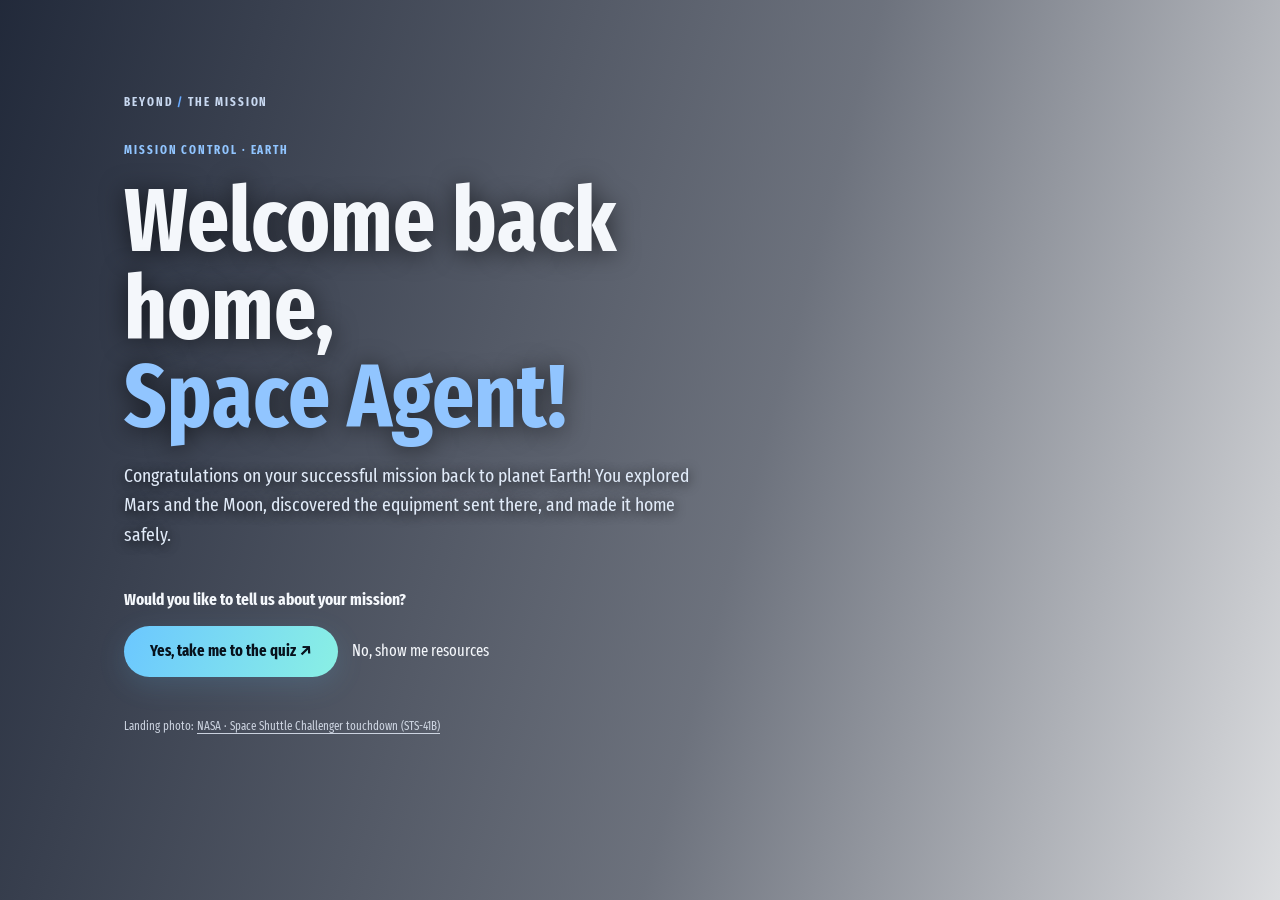
<file: home.html>
<!DOCTYPE html>
<html lang="en">

<head>
  <meta charset="UTF-8">
  <meta name="viewport" content="width=device-width, initial-scale=1.0">
  <meta name="theme-color" content="#061735">
  <meta name="description"
    content="Welcome home, Space Agent. Celebrate your successful mission exploring Mars and the Moon.">
  <title>Welcome Home - Beyond The Mission</title>
  <link rel="stylesheet" href="style.css">
  <link rel="stylesheet" href="home.css">
  <link rel="icon" type="image/png" href="media/Space Apps Logo Color and White motif.png">
</head>

<body class="home-page">
  <main class="home-shell">
    <section class="home-content" aria-labelledby="homeTitle">
      <div class="home-brand">BEYOND <span>/</span> THE MISSION</div>
      <div class="home-kicker">Mission control · Earth</div>
      <h1 id="homeTitle">Welcome back home,<br><em id="homeAgentGreeting">Space Agent!</em></h1>
      <p class="home-copy">Congratulations on your successful mission back to planet Earth! You explored Mars and the
        Moon, discovered the equipment sent there, and made it home safely.</p>
      <p class="home-question">Would you like to tell us about your mission?</p>
      <div class="home-actions">
        <a class="primary" href="quiz.html">Yes, take me to the quiz ↗</a>
        <!-- Resources currently live on the main page; replace this link if a dedicated resource page is added. -->
        <a class="secondary" href="resources.html">No, show me resources</a>
      </div>
      <p class="home-credit">Landing photo: <a href="https://images.nasa.gov/details/S84-27717" target="_blank"
          rel="noopener noreferrer">NASA · Space Shuttle Challenger touchdown (STS-41B)</a></p>
    </section>
  </main>
  <script>
    const storedAgentName = localStorage.getItem("spaceAgentName");
    if (storedAgentName) {
      const name = storedAgentName.trim().slice(0, 40);
      if (name) document.getElementById("homeAgentGreeting").textContent = `Space Agent ${name}!`;
      localStorage.removeItem("spaceAgentName");
    }
  </script>
</body>

</html>
</file>
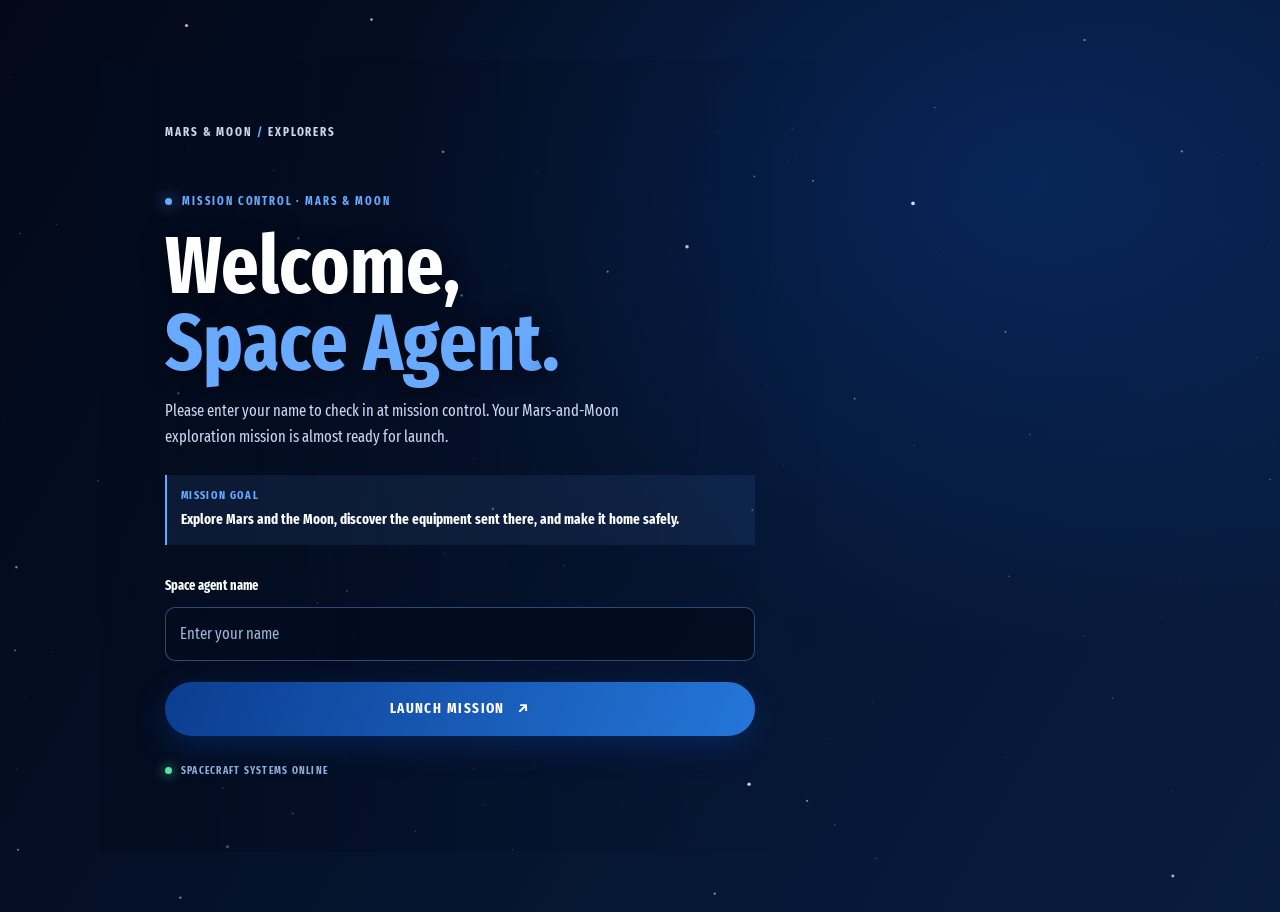
<file: launch.html>
<!DOCTYPE html>
<html lang="en">

<head>
  <meta charset="UTF-8">
  <meta name="viewport" content="width=device-width, initial-scale=1.0">
  <meta name="theme-color" content="#061735">
  <meta name="description" content="Sign in as a space agent and prepare for launch.">
  <title>Mission Launch — Mars & Moon Explorers</title>
  <link rel="icon" type="image/png" href="media/Space Apps Logo Color and White motif.png">
  <link rel="stylesheet" href="launch.css">
  <script src="launch.js" defer></script>
</head>

<body class="launch-page">

  <!-- Animated starfield -->
  <canvas id="starfield" aria-hidden="true"></canvas>

  <!-- Mission control -->
  <main class="launch-shell" id="missionControl">
    <section class="launch-card">
      <div class="launch-content">

        <div class="launch-brand">
          MARS &amp; MOON <span>/</span> EXPLORERS
        </div>

        <div class="launch-kicker">
          Mission control · Mars &amp; Moon
        </div>

        <h1>
          Welcome,<br>
          <em>Space Agent<span id="welcomeName"></span>.</em>
        </h1>

        <p class="launch-copy">
          Please enter your name to check in at mission control.
          Your Mars-and-Moon exploration mission is almost ready for launch.
        </p>

        <div class="mission-objective">
          <strong>Mission goal</strong>
          <span>
            Explore Mars and the Moon, discover the equipment sent there,
            and make it home safely.
          </span>
        </div>

        <form class="agent-form" id="agentForm">

          <label for="agentName">Space agent name</label>

          <input id="agentName" name="agentName" type="text" autocomplete="given-name" maxlength="40"
            placeholder="Enter your name" required>

          <button class="launch-button" type="submit">
            LAUNCH MISSION
            <span aria-hidden="true">↗</span>
          </button>

        </form>

        <p class="system-status">
          <span class="status-dot"></span>
          SPACECRAFT SYSTEMS ONLINE
        </p>

      </div>
    </section>
  </main>


  <!-- Full-screen launch and warp sequence -->
  <section class="warp-overlay" id="warpOverlay" aria-hidden="true" hidden>
    <!-- HYPERSPACE VIDEO -->
    <video id="warpVideo" class="warp-video" muted playsinline loop preload="auto" aria-hidden="true">
      <source src="Media/Warp video.mp4" type="video/mp4">
    </video>
    <canvas id="warpCanvas" aria-hidden="true"></canvas>

    <div class="warp-vignette"></div>

    <div class="warp-side-light left-light"></div>
    <div class="warp-side-light right-light"></div>


    <div class="warp-vignette"></div>

    <div class="warp-side-light left-light"></div>
    <div class="warp-side-light right-light"></div>

    <div class="warp-content">

      <p class="warp-kicker" id="warpKicker">
        INITIATING LAUNCH SEQUENCE
      </p>

      <h2 id="warpHeading">
        PREPARE FOR LIFTOFF
      </h2>

      <div class="countdown-container" id="countdownContainer" hidden>
        <span class="countdown-label">JUMP IN</span>
        <div id="countdown">3</div>
        <span class="countdown-unit">SECONDS</span>
      </div>

      <p class="warp-message" id="warpMessage">
        Engines starting...
      </p>

      <p class="warp-percent" id="warpPercent">0%</p>

      <div class="warp-progress">
        <div class="warp-progress-bar" id="warpProgress"></div>
      </div>

      <p class="warp-coordinates">
        DESTINATION: LUNAR EXPLORATION BASE
      </p>

    </div>

    <div class="arrival-flash" id="arrivalFlash"></div>

  </section>

</body>

</html>
</file>
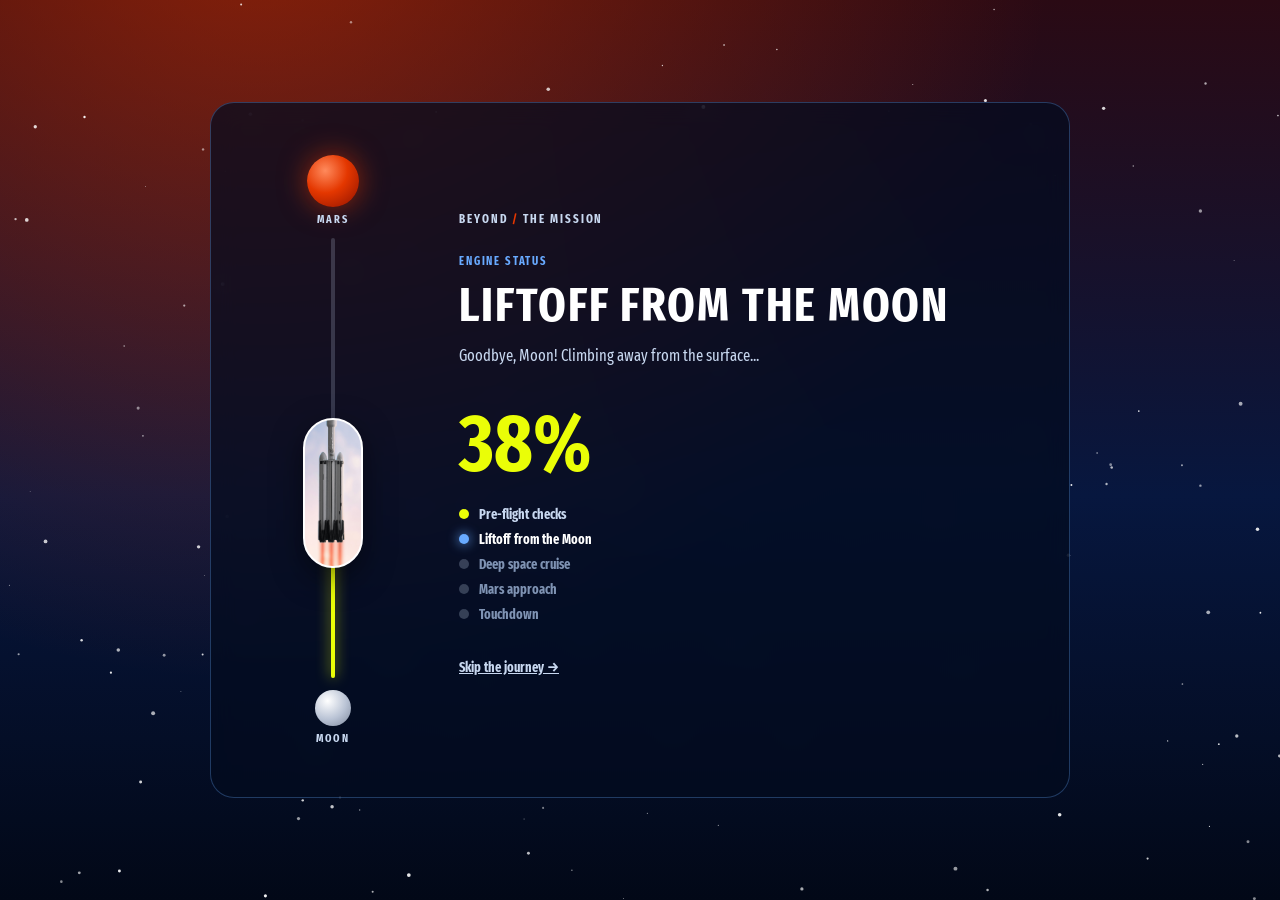
<file: mars_arrival.html>
<!DOCTYPE html>
<html lang="en">

<head>
    <meta charset="UTF-8">
    <meta name="viewport" content="width=device-width, initial-scale=1.0">
    <meta name="theme-color" content="#07173F">
    <meta name="description" content="Travel from the Moon to Mars.">
    <title>Journey to Mars — Beyond the Mission</title>
    <link rel="icon" type="image/png" href="media/Space Apps Logo Color and White motif.png">
    <link rel="stylesheet" href="mars_arrival_styles.css">
    <script src="mars_arrival_script.js" defer></script>
</head>

<body class="transit-page">

    <!-- Animated starfield (same idea as launch.html) -->
    <canvas id="starfield" aria-hidden="true"></canvas>

    <main class="transit-shell">
        <section class="transit-card">

            <!-- Left: the rocket climbs this track from the Moon up to Mars -->
            <div class="flight" id="flight" role="progressbar" aria-label="Journey to Mars" aria-valuemin="0"
                aria-valuemax="100" aria-valuenow="0">
                <div class="planet planet-mars"><span aria-hidden="true"></span>Mars</div>
                <div class="track">
                    <div class="track-fill"></div>
                    <div class="rocket" id="rocket" aria-hidden="true"></div>
                </div>
                <div class="planet planet-moon"><span aria-hidden="true"></span>Moon</div>
            </div>

            <!-- Right: text that changes at every stage -->
            <div class="readout">
                <div class="transit-brand">BEYOND <span>/</span> THE MISSION</div>

                <div aria-live="polite">
                    <p class="transit-kicker" id="kicker">LEAVING LUNAR BASE</p>
                    <h1 id="heading">GETTING READY FOR MARS</h1>
                    <p class="transit-message" id="message">Loading Moon rocks and checking the engines...</p>
                </div>

                <p class="percent"><span id="percent">0</span>%</p>

                <ol class="stages" id="stages">
                    <li>Pre-flight checks</li>
                    <li>Liftoff from the Moon</li>
                    <li>Deep space cruise</li>
                    <li>Mars approach</li>
                    <li>Touchdown</li>
                </ol>

                <a class="skip-link" href="Mars.html">Skip the journey <span aria-hidden="true">→</span></a>
            </div>

        </section>
    </main>

</body>

</html>
</file>
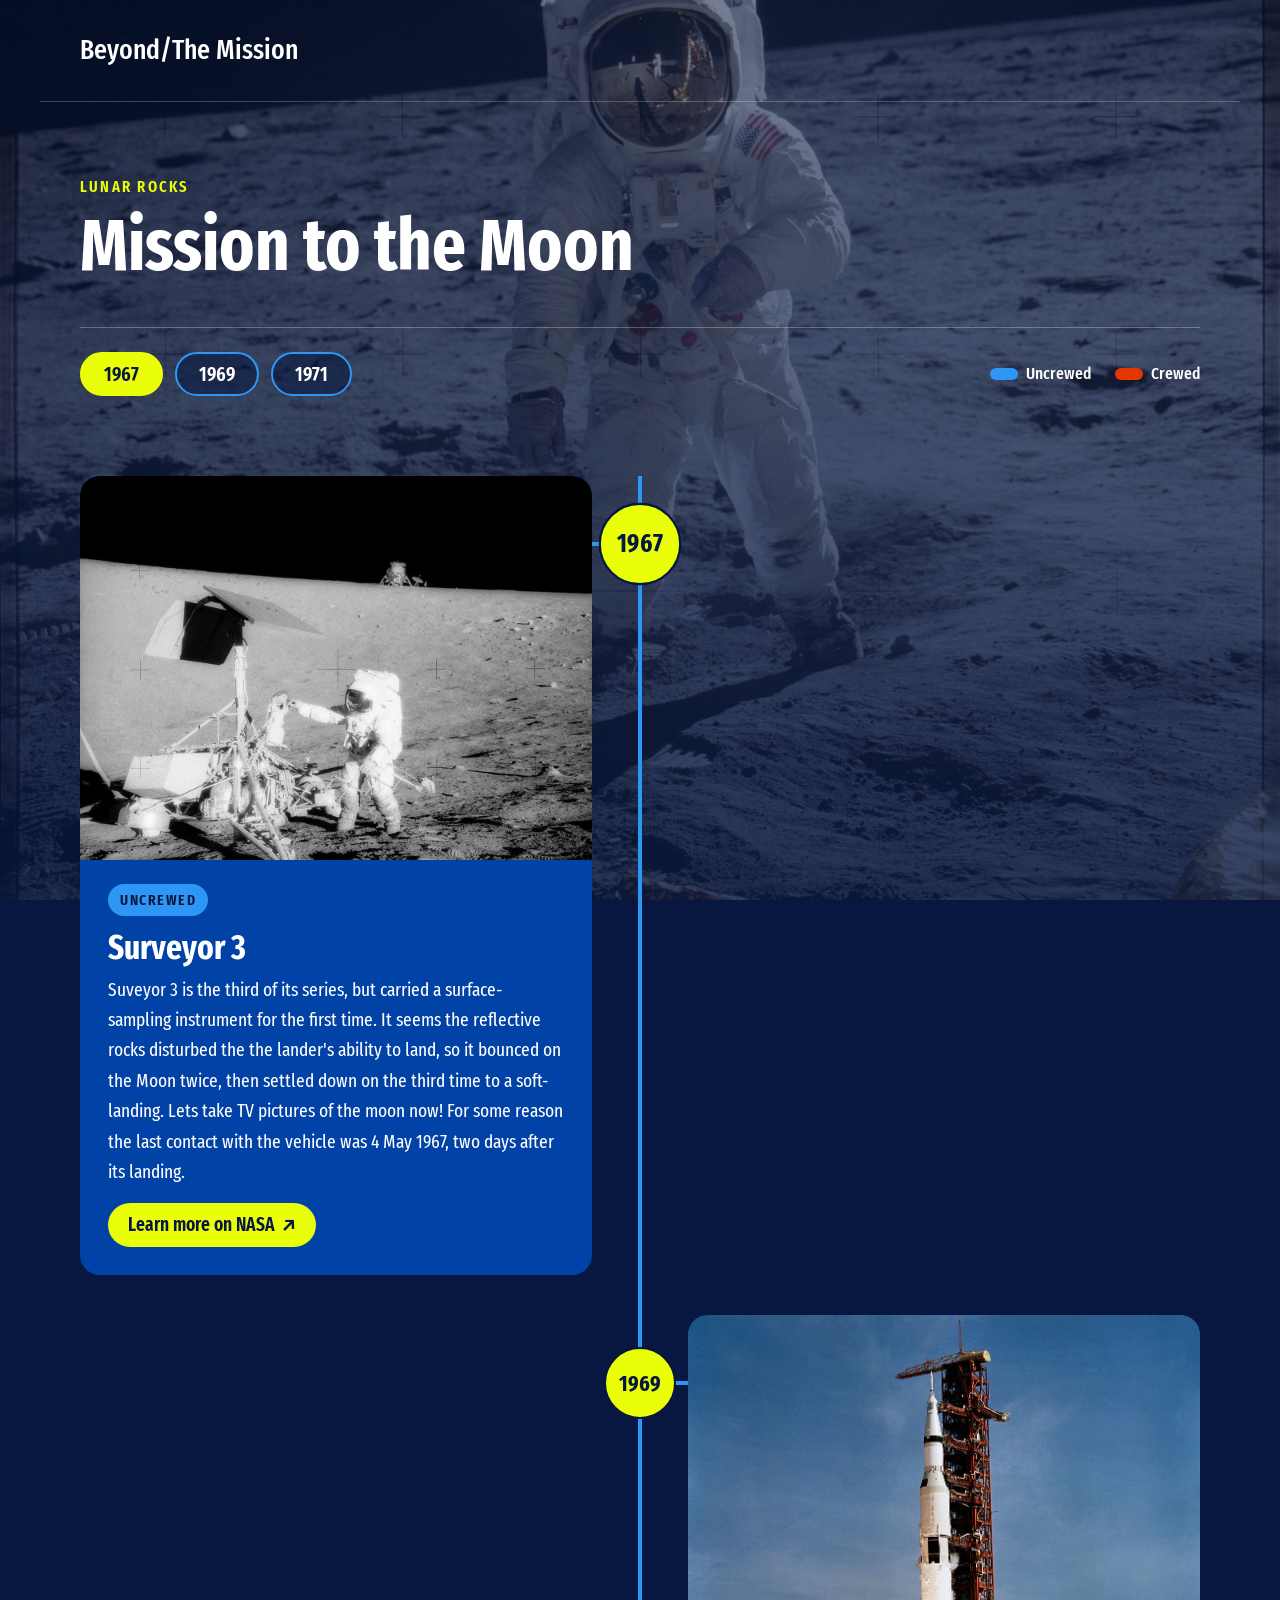
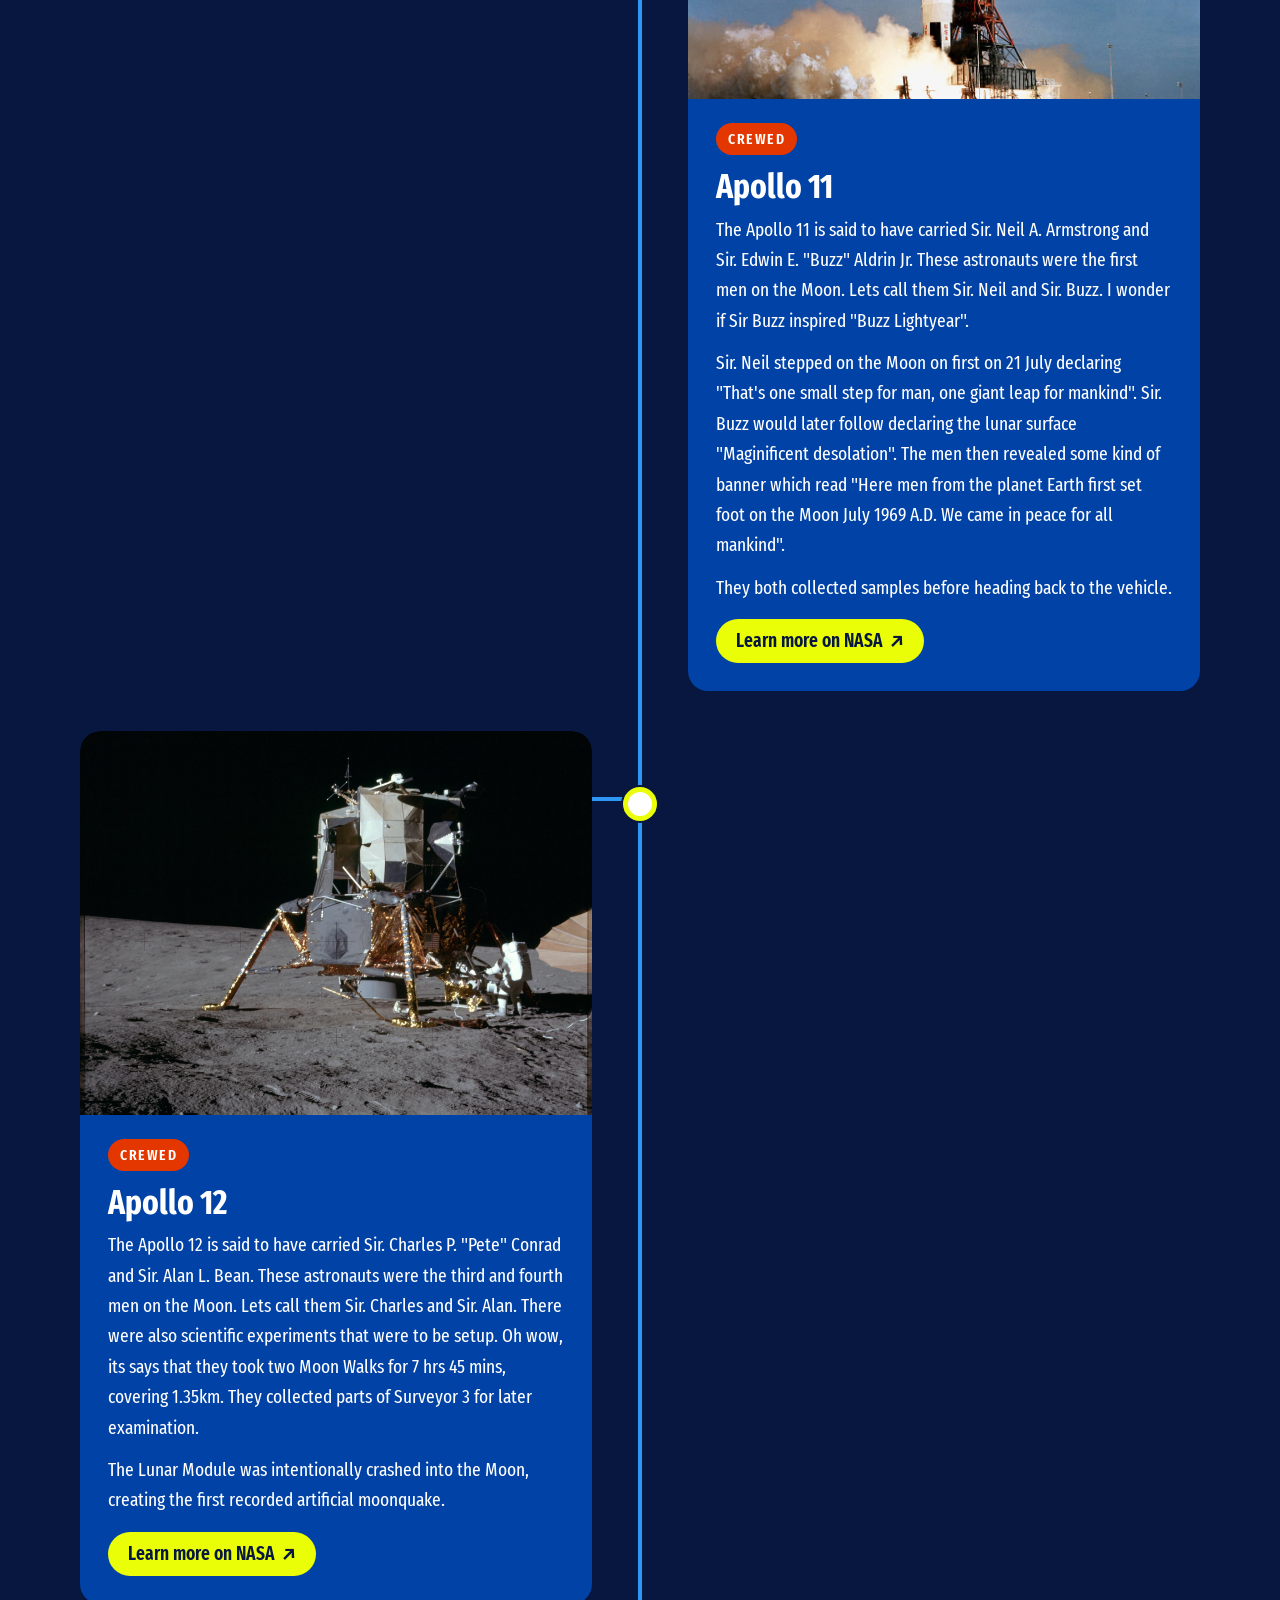
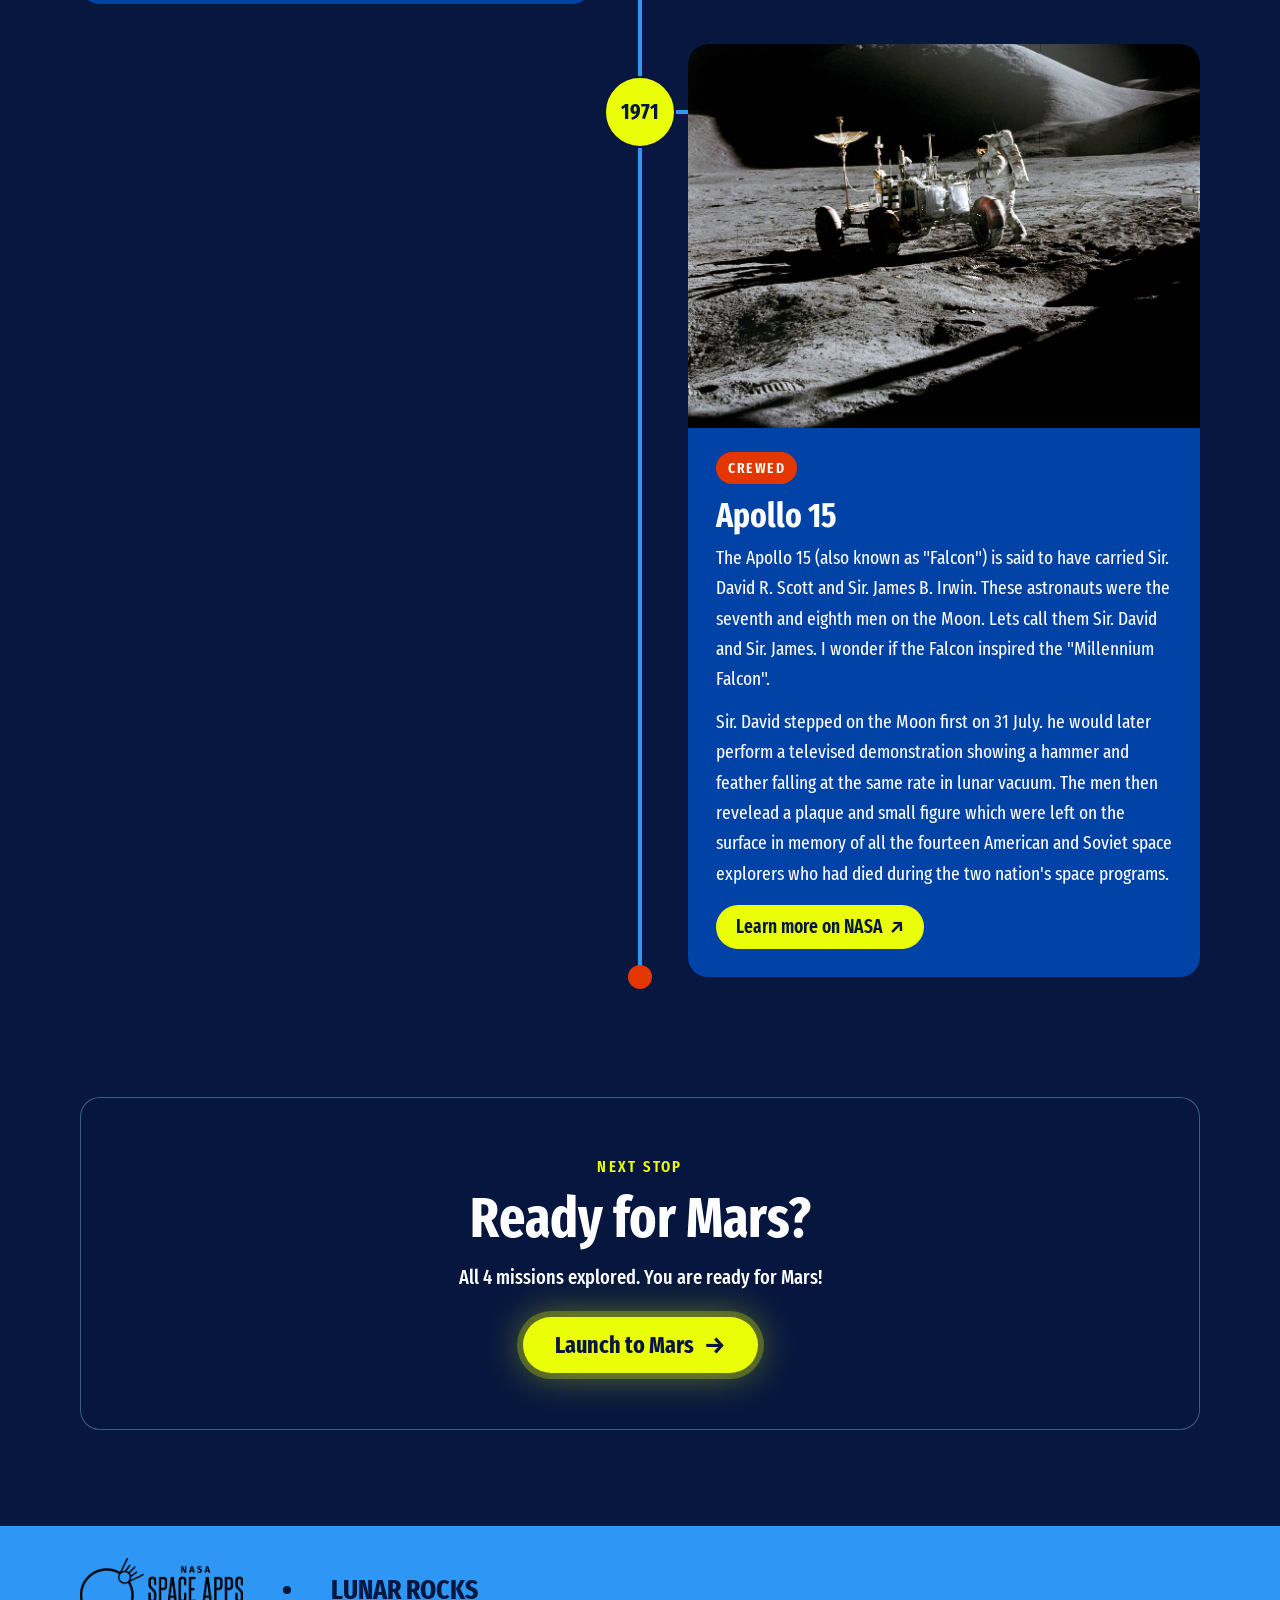
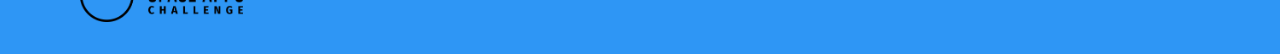
<file: moon.html>
<!--This is the moon webpage-->
<!DOCTYPE html>
<html lang="en">

<head>
    <meta charset="utf-8">
    <meta name="viewport" content="width=device-width, initial-scale = 1">
    <title> MOON </title>
    <link href="moon_styles.css" rel="stylesheet">
</head>

<body>
    <header class="site-header">
        <a class="logo" href="index.html">Beyond/The Mission</a>
        
    </header>

    <main id="top">
        <section class="intro">
            <p class="eyebrow"> Lunar Rocks </p>
            <h1> Mission to the Moon </h1>
            <p class="agent-greeting" id="agentGreeting" hidden></p>

            <div class="intro-bar">
                <nav class="year-nav" aria-label="Jump to year">
                    <a href="#y1967">1967</a>
                    <a href="#y1969">1969</a>
                    <a href="#y1971">1971</a>
                </nav>
                <ul class="legend">
                    <li><span class="swatch swatch-uncrewed"></span>Uncrewed</li>
                    <li><span class="swatch swatch-crewed"></span>Crewed</li>
                </ul>
            </div>
        </section>

        <ol class="timeline">

            <!--Surveyor 3 is a Surveyor Lander, this has is description (1967)-->
            <li class="mission" id="y1967">
                <h2 class="year"> 1967 </h2>
                <article class="card">
                    <img src="surveyor3.jpg" alt="An astronaut standing beside the Surveyor
                    3 lander on the Moon, with the Apollo 12 lunar module on the horizon">
                    <div class="card-body">
                        <span class="tag tag-uncrewed">Uncrewed</span>
                        <h3>Surveyor 3</h3>
                        <p>
                            Suveyor 3 is the third of its series, but carried a surface-sampling instrument
                            for the first time. It seems the reflective rocks disturbed the the lander's ability to
                            land,
                            so it bounced on the Moon twice, then settled down on the third time to a soft-landing. Lets
                            take
                            TV pictures of the moon now! For some reason the last contact with the vehicle was 4 May
                            1967,
                            two days after its landing.
                        </p>
                        <a class="more" href="https://science.nasa.gov/mission/surveyor-3/" target="_blank"
                            rel="noopener">Learn more on NASA <span aria-hidden="true">↗</span></a>
                    </div>
                </article>
            </li>

            <!--Apollo 11 is an Apollo Lunar Module (1969-07-21)-->
            <li class="mission" id="y1969">
                <h2 class="year"> 1969 </h2>
                <article class="card">
                    <img src="apollo11.jpg" alt="The Saturn V rocket lifting off beside its orange launch tower">
                    <div class="card-body">
                        <span class="tag tag-crewed">Crewed</span>
                        <h3>Apollo 11</h3>
                        <p>
                            The Apollo 11 is said to have carried Sir. Neil A. Armstrong and Sir. Edwin E.
                            "Buzz" Aldrin Jr. These astronauts were the first men on the Moon. Lets call them
                            Sir. Neil and Sir. Buzz. I wonder if Sir Buzz inspired "Buzz Lightyear".
                        </p>
                        <p>
                            Sir. Neil stepped on the Moon on first on 21 July declaring "That's one small step for man,
                            one giant leap for mankind". Sir. Buzz would later follow declaring the lunar surface
                            "Maginificent desolation". The men then revealed some kind of banner which read
                            "Here men from the planet Earth first set foot on the Moon July 1969 A.D. We came in
                            peace for all mankind".
                        </p>
                        <p>
                            They both collected samples before heading back to the vehicle.
                        </p>
                        <a class="more" href="https://www.nasa.gov/mission/apollo-11/" target="_blank"
                            rel="noopener">Learn more on NASA <span aria-hidden="true">↗</span></a>
                    </div>
                </article>
            </li>

            <!--Apollo 12 is also called a ALSEP Scientific Packages (1969-11-14)-->
            <li class="mission same-year">
                <article class="card">
                    <img src="apollo12.jpg" alt="The Apollo 12 lunar module on the Moon's surface, with an astronaut
                    working beside it">
                    <div class="card-body">
                        <span class="tag tag-crewed">Crewed</span>
                        <h3>Apollo 12</h3>
                        <p>
                            The Apollo 12 is said to have carried Sir. Charles P. "Pete" Conrad and Sir. Alan L. Bean.
                            These astronauts were the third and fourth men on the Moon. Lets call them Sir. Charles
                            and Sir. Alan. There were also scientific experiments that were to be setup. Oh wow, its
                            says that they took two Moon Walks for 7 hrs 45 mins, covering 1.35km. They collected parts
                            of Surveyor 3 for later examination.
                        </p>
                        <p>
                            The Lunar Module was intentionally crashed into the Moon, creating the first recorded
                            artificial moonquake.
                        </p>
                        <a class="more" href="https://www.nasa.gov/mission/apollo-12/" target="_blank"
                            rel="noopener">Learn more on NASA <span aria-hidden="true">↗</span></a>
                    </div>
                </article>
            </li>

            <!--Apollo 15 is a Lunar Roving Vehicle (LRVs) (1971-07-26)-->
            <li class="mission" id="y1971">
                <h2 class="year"> 1971 </h2>
                <article class="card">
                    <img src="apollo15.jpg" alt="An astronaut beside the lunar roving vehicle, with a mountain rising
                    behind them">
                    <div class="card-body">
                        <span class="tag tag-crewed">Crewed</span>
                        <h3>Apollo 15</h3>
                        <p>
                            The Apollo 15 (also known as "Falcon") is said to have carried Sir. David R. Scott and Sir.
                            James B. Irwin. These astronauts were the seventh and eighth men on the Moon. Lets call them
                            Sir. David
                            and Sir. James. I wonder if the Falcon inspired the "Millennium Falcon".
                        </p>
                        <p>
                            Sir. David stepped on the Moon first on 31 July. he would later perform a televised
                            demonstration showing a
                            hammer and feather falling at the same rate in lunar vacuum. The men then revelead a plaque
                            and small figure
                            which were left on the surface in memory of all the fourteen American and Soviet space
                            explorers who had died
                            during the two nation's space programs.
                        </p>
                        <a class="more" href="https://www.nasa.gov/mission/apollo-15/" target="_blank"
                            rel="noopener">Learn more on NASA <span aria-hidden="true">↗</span></a>
                    </div>
                </article>
            </li>

        </ol>

        <section class="next-stop" aria-labelledby="nextStopTitle">
            <p class="eyebrow">Next stop</p>
            <h2 id="nextStopTitle">Ready for Mars?</h2>
            <p class="explored" id="explored" aria-live="polite" hidden></p>
            <a class="mars-button" id="marsButton" href="mars_arrival.html">Launch to Mars <span
                    aria-hidden="true">→</span></a>
        </section>

    </main>

    <footer class="site-footer">
        <img class="footer-logo" src="Space Apps Logo Black.png" alt="NASA Space Apps Challenge">
        <span class="dot" aria-hidden="true"></span>
        <span class="footer-label">Lunar Rocks</span>
    </footer>

    <script src="moon_script.js"></script>
</body>

</html>
</file>
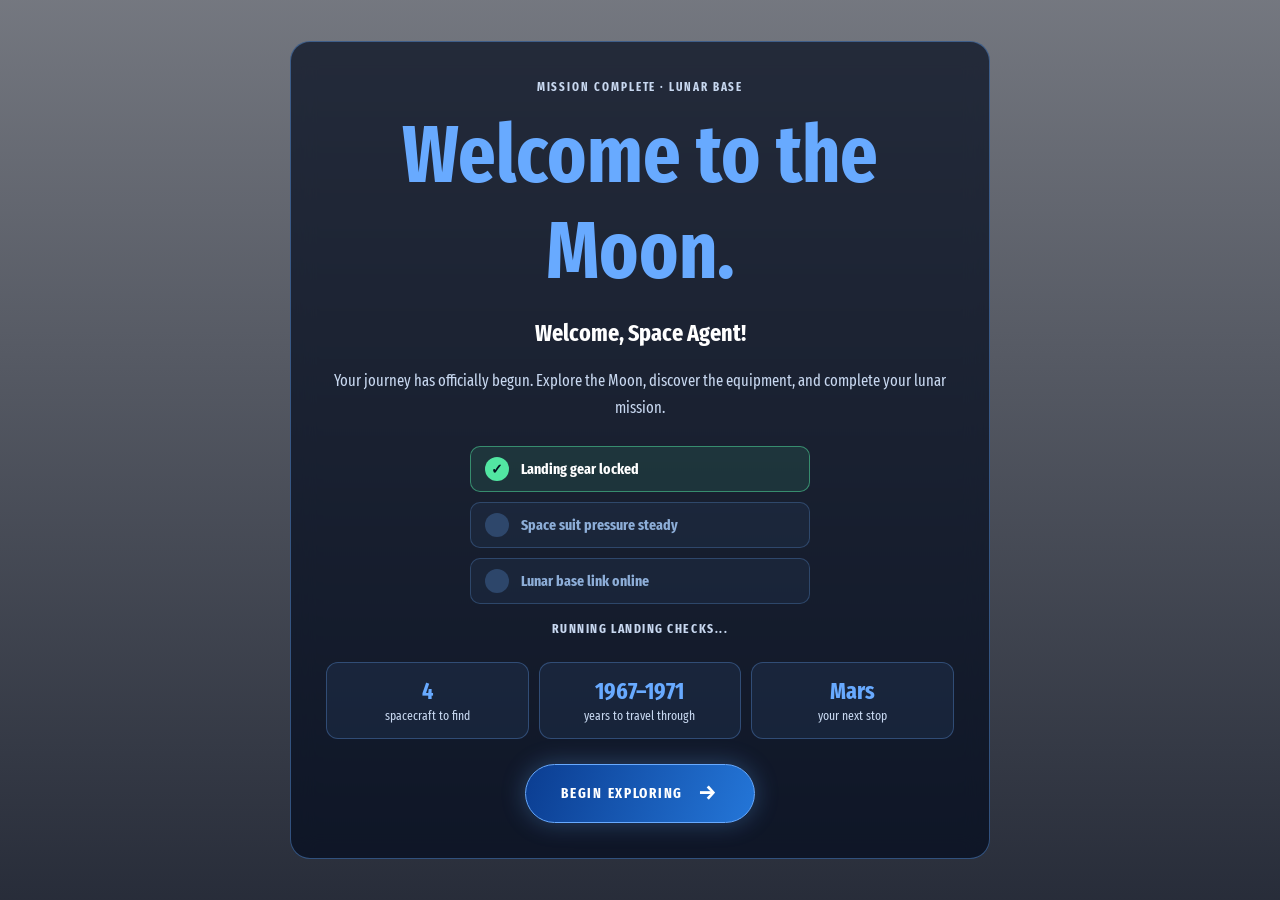
<file: moon_arrival.html>
<!DOCTYPE html>
<html lang="en">

<head>
    <meta charset="UTF-8">
    <meta name="viewport" content="width=device-width, initial-scale=1.0">
    <meta name="theme-color" content="#061735">
    <link rel="icon" type="image/png" href="media/Space Apps Logo Color and White motif.png">
    <title>Welcome to the Moon</title>

    <link rel="stylesheet" href="moon_arrival_styles.css">
    <script src="moon_arrival_script.js" defer></script>
</head>

<body>

    <main class="arrival">

        <p class="arrival-kicker">MISSION COMPLETE · LUNAR BASE</p>

        <h1>Welcome to the Moon.</h1>

        <h2 id="agentWelcome">Welcome, Space Agent!</h2>

        <p>
            Your journey has officially begun.
            Explore the Moon, discover the equipment,
            and complete your lunar mission.
        </p>

        <ul class="checklist" id="checklist" aria-label="Landing checks">
            <li>Landing gear locked</li>
            <li>Space suit pressure steady</li>
            <li>Lunar base link online</li>
        </ul>

        <p class="check-status" id="checkStatus" aria-live="polite">All systems go. You are cleared to explore.</p>

        <div class="briefing">
            <div><strong>4</strong><span>spacecraft to find</span></div>
            <div><strong>1967–1971</strong><span>years to travel through</span></div>
            <div><strong>Mars</strong><span>your next stop</span></div>
        </div>

        <a href="moon.html" class="explore-button" id="exploreButton">
            BEGIN EXPLORING
            <span aria-hidden="true">→</span>
        </a>
    </main>

</body>

</html>
</file>
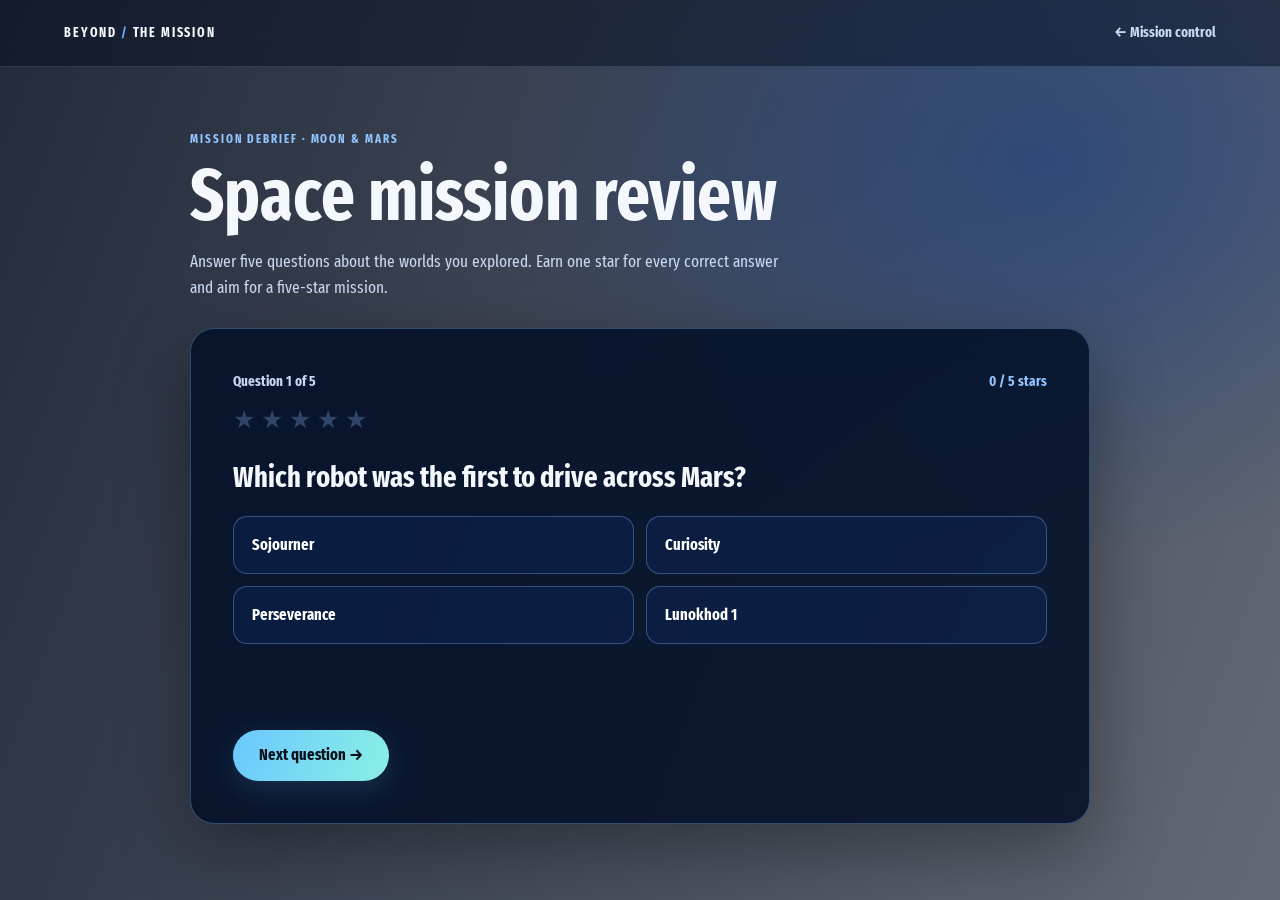
<file: quiz.html>
<!DOCTYPE html>
<html lang="en">

<head>
  <meta charset="UTF-8">
  <meta name="viewport" content="width=device-width, initial-scale=1.0">
  <meta name="theme-color" content="#061735">
  <meta name="description"
    content="Test your knowledge of NASA's Moon and Mars missions, collect stars, and earn a mission rating.">
  <title>Mission Quiz - Beyond the Mission</title>
  <link rel="stylesheet" href="style.css">
  <link rel="stylesheet" href="quiz.css">
  <link rel="icon" type="image/png" href="media/Space Apps Logo Color and White motif.png">
</head>

<body class="quiz-page">
  <header class="quiz-topbar">
    <a class="quiz-brand" href="index.html">BEYOND <span>/</span> THE MISSION</a>
    <a class="quiz-home" href="home.html">← Mission control</a>
  </header>
  <main class="quiz-main">
    <section class="quiz-intro" aria-labelledby="quizTitle">
      <div class="quiz-kicker">Mission debrief · Moon &amp; Mars</div>
      <h1 id="quizTitle">Space mission review</h1>
      <p>Answer five questions about the worlds you explored. Earn one star for every correct answer and aim for a
        five-star mission.</p>
    </section>

    <section class="quiz-panel" id="quizPanel" aria-labelledby="question">
      <div class="quiz-meta">
        <span id="questionCounter" aria-live="polite">Question 1 of 5</span>
        <span class="star-count" id="starCount" aria-live="polite">0 / 5 stars</span>
      </div>
      <div class="star-meter" id="starMeter" role="img" aria-label="0 of 5 stars collected">
        <span aria-hidden="true">★</span><span aria-hidden="true">★</span><span aria-hidden="true">★</span><span
          aria-hidden="true">★</span><span aria-hidden="true">★</span>
      </div>
      <h2 id="question"></h2>
      <div class="quiz-answers" id="answers"></div>
      <p class="quiz-feedback" id="feedback" aria-live="polite"></p>
      <button class="primary quiz-next" id="next" type="button" hidden>Next question →</button>
    </section>

    <section class="quiz-result" id="quizResult" aria-labelledby="resultTitle" aria-live="polite" hidden>
      <p class="result-stars" id="resultStars" aria-hidden="true"></p>
      <h2 id="resultTitle" tabindex="-1"></h2>
      <p id="resultMessage"></p>
      <div class="quiz-result-actions">
        <button class="primary quiz-retry" id="retry" type="button">Retry mission ↻</button>
        <a class="secondary" id="resultHome" href="home.html" hidden>Return home ↗</a>
      </div>
    </section>
  </main>
  <script src="quiz-data.js"></script>
  <script>
    const questions = window.missionQuizQuestions;
    const quizPanel = document.getElementById("quizPanel");
    const quizResult = document.getElementById("quizResult");
    const questionCounter = document.getElementById("questionCounter");
    const questionElement = document.getElementById("question");
    const answers = document.getElementById("answers");
    const feedback = document.getElementById("feedback");
    const starCount = document.getElementById("starCount");
    const starMeter = document.getElementById("starMeter");
    const stars = [...starMeter.querySelectorAll("span")];
    const nextButton = document.getElementById("next");
    const retryButton = document.getElementById("retry");
    const resultHome = document.getElementById("resultHome");
    let questionIndex = 0;
    let score = 0;
    let answered = false;

    function updateStars() {
      stars.forEach((star, index) => star.classList.toggle("earned", index < score));
      starCount.textContent = `${score} / ${questions.length} stars`;
      starMeter.setAttribute("aria-label", `${score} of ${questions.length} stars collected`);
    }

    function showQuestion() {
      const currentQuestion = questions[questionIndex];
      questionCounter.textContent = `Question ${questionIndex + 1} of ${questions.length}`;
      questionElement.textContent = currentQuestion.q;
      answers.replaceChildren(...currentQuestion.a.map((answer) => {
        const button = document.createElement("button");
        button.className = "quiz-answer";
        button.type = "button";
        button.dataset.answer = answer;
        button.textContent = answer;
        return button;
      }));
      feedback.textContent = "";
      nextButton.hidden = true;
      nextButton.textContent = questionIndex === questions.length - 1 ? "See mission score" : "Next question →";
      answered = false;
    }

    function showResult() {
      quizPanel.hidden = true;
      quizResult.hidden = false;
      document.getElementById("resultStars").textContent = "★".repeat(score) + "☆".repeat(questions.length - score);
      document.getElementById("resultTitle").textContent = score === questions.length ? `${questions.length}-Star Mission!` : `${score}-Star Mission`;
      document.getElementById("resultMessage").textContent = score === questions.length
        ? "Perfect score! You answered every question correctly."
        : `You collected ${score} of ${questions.length} stars. Retry the mission to aim for all ${questions.length}!`;
      retryButton.hidden = score === questions.length;
      resultHome.hidden = score !== questions.length;
      document.getElementById("resultTitle").focus();
    }

    answers.addEventListener("click", (event) => {
      const selected = event.target.closest(".quiz-answer");
      if (!selected || answered) return;

      answered = true;
      const currentQuestion = questions[questionIndex];
      const correct = selected.dataset.answer === currentQuestion.correct;
      if (correct) score++;

      answers.querySelectorAll(".quiz-answer").forEach((button) => {
        if (button.dataset.answer === currentQuestion.correct) button.classList.add("correct");
        else if (button === selected) button.classList.add("wrong");
        button.disabled = true;
      });

      feedback.textContent = `${correct ? "Correct! " : "Not quite. "}${currentQuestion.why}`;
      updateStars();
      nextButton.hidden = false;
    });

    nextButton.addEventListener("click", () => {
      if (questionIndex === questions.length - 1) {
        showResult();
        return;
      }
      questionIndex++;
      showQuestion();
    });

    retryButton.addEventListener("click", () => {
      questionIndex = 0;
      score = 0;
      updateStars();
      quizResult.hidden = true;
      quizPanel.hidden = false;
      showQuestion();
    });

    showQuestion();
  </script>
</body>

</html>
</file>
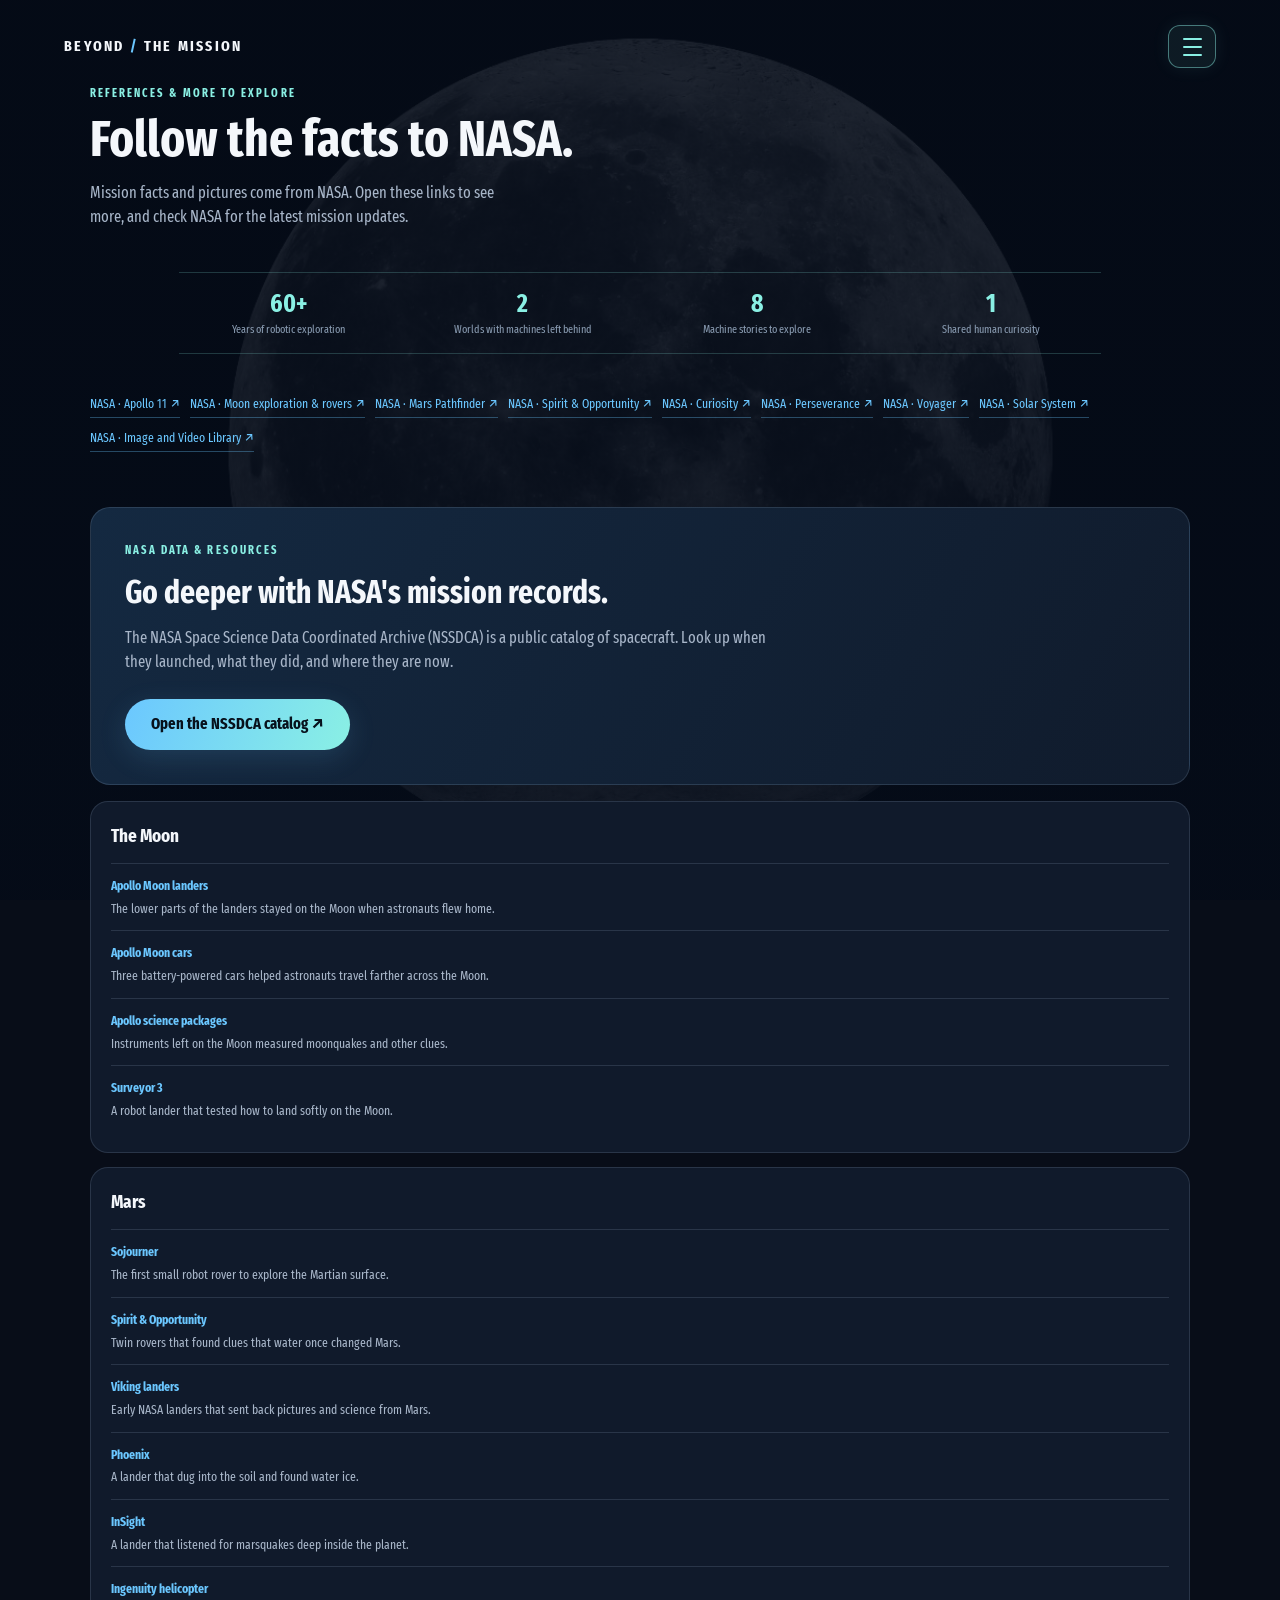
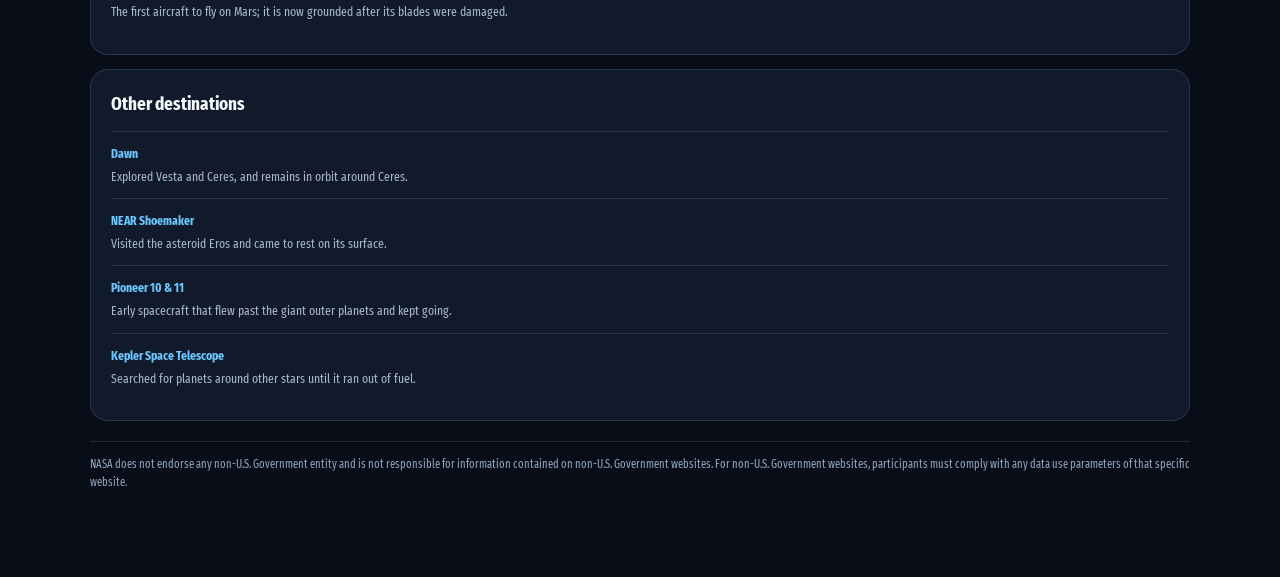
<file: resource.html>
<!DOCTYPE html>
<html lang="en">

<head>
    <meta charset="UTF-8">
    <meta name="viewport" content="width=device-width, initial-scale=1.0">
    <meta name="theme-color" content="#080d18">
    <meta name="description"
        content="Meet the machines left on the Moon and Mars, discover the science they made possible, and hear their stories in this educational NASA Space Apps project.">
    <title>Resources</title>
    <link rel="stylesheet" href="style.css">
    <link rel="stylesheet" href="resources.css">
    <link rel="icon" type="image/png" href="media/Space Apps Logo Color and White motif.png">
</head>

<body>
    <!-- Navigation -->
    <nav>
        <a class="brand" href="#home">BEYOND<span> / </span>THE MISSION</a>

        <details class="nav-dropdown">
            <summary aria-label="Open navigation menu">
                <span></span>
                <span></span>
                <span></span>
            </summary>

            <div class="dropdown-links">
                <a href="moon.html">Moon</a>
                <a href="Mars.html">Mars</a>
                <a href="quiz.html">Quiz</a>
                <a href="resources.html">Resources</a>
                <a href="index.html">Return home</a>
            </div>
        </details>
    </nav>
    <section id="sources">
        <div class="section-head">
            <div>
                <div class="kicker">References & more to explore</div>
                <h2>Follow the facts to NASA.</h2>
            </div>
            <p>Mission facts and pictures come from NASA. Open these links to see more, and check NASA for the
                latest
                mission updates.</p>
        </div>
        <!-- Subtle statistics -->
        <section class="stats-section">
            <div class="stats">
                <div class="stat">
                    <b>60+</b>
                    <span>Years of robotic exploration</span>
                </div>

                <div class="stat">
                    <b>2</b>
                    <span>Worlds with machines left behind</span>
                </div>

                <div class="stat">
                    <b>8</b>
                    <span>Machine stories to explore</span>
                </div>

                <div class="stat">
                    <b>1</b>
                    <span>Shared human curiosity</span>
                </div>
            </div>
        </section>
        <div class="sources">
            <a href="https://www.nasa.gov/mission/apollo-11/" target="_blank" rel="noopener">NASA · Apollo 11 ↗</a>
            <a href="https://science.nasa.gov/moon/" target="_blank" rel="noopener">NASA · Moon exploration & rovers
                ↗</a>
            <a href="https://science.nasa.gov/mission/mars-pathfinder/" target="_blank" rel="noopener">NASA · Mars
                Pathfinder ↗</a>
            <a href="https://science.nasa.gov/mission/mars-exploration-rovers-spirit-and-opportunity/" target="_blank"
                rel="noopener">NASA · Spirit & Opportunity ↗</a>
            <a href="https://science.nasa.gov/mission/msl-curiosity/" target="_blank" rel="noopener">NASA ·
                Curiosity
                ↗</a>
            <a href="https://science.nasa.gov/mission/mars-2020-perseverance/" target="_blank" rel="noopener">NASA ·
                Perseverance ↗</a>
            <a href="https://science.nasa.gov/mission/voyager/" target="_blank" rel="noopener">NASA · Voyager ↗</a>
            <a href="https://science.nasa.gov/solar-system/" target="_blank" rel="noopener">NASA · Solar System
                ↗</a>
            <a href="https://images.nasa.gov/" target="_blank" rel="noopener">NASA · Image and Video Library ↗</a>
        </div>
        <div class="nasa-resources">
            <div class="resource-intro">
                <div>
                    <div class="kicker">NASA data & resources</div>
                    <h3>Go deeper with NASA's mission records.</h3>
                    <p>The NASA Space Science Data Coordinated Archive (NSSDCA) is a public catalog of spacecraft.
                        Look
                        up when they launched, what they did, and where they are now.</p>
                </div>
                <a class="primary" href="https://nssdc.gsfc.nasa.gov/" target="_blank" rel="noopener">Open the
                    NSSDCA
                    catalog ↗</a>
            </div>
            <div class="resource-groups">
                <article class="resource-group">
                    <h3>The Moon</h3>
                    <ul>
                        <li><a href="https://nssdc.gsfc.nasa.gov/nmc/spacecraft/display.action?id=1969-059C"
                                target="_blank" rel="noopener"><strong>Apollo Moon landers</strong><span>The lower
                                    parts
                                    of the landers stayed on the Moon when astronauts flew home.</span></a></li>
                        <li><a href="https://nssdc.gsfc.nasa.gov/nmc/spacecraft/display.action?id=1971-063C"
                                target="_blank" rel="noopener"><strong>Apollo Moon cars</strong><span>Three
                                    battery-powered cars helped astronauts travel farther across the
                                    Moon.</span></a>
                        </li>
                        <li><a href="https://nssdc.gsfc.nasa.gov/nmc/spacecraft/display.action?id=1969-099C"
                                target="_blank" rel="noopener"><strong>Apollo science
                                    packages</strong><span>Instruments
                                    left on the Moon measured moonquakes and other clues.</span></a></li>
                        <li><a href="https://science.nasa.gov/mission/surveyor-3/" target="_blank"
                                rel="noopener"><strong>Surveyor 3</strong><span>A robot lander that tested how to
                                    land
                                    softly on the Moon.</span></a></li>
                    </ul>
                </article>
                <article class="resource-group">
                    <h3>Mars</h3>
                    <ul>
                        <li><a href="https://science.nasa.gov/mission/mars-pathfinder/" target="_blank"
                                rel="noopener"><strong>Sojourner</strong><span>The first small robot rover to
                                    explore
                                    the Martian surface.</span></a></li>
                        <li><a href="https://science.nasa.gov/mission/mars-exploration-rovers-spirit-and-opportunity/"
                                target="_blank" rel="noopener"><strong>Spirit & Opportunity</strong><span>Twin
                                    rovers
                                    that found clues that water once changed Mars.</span></a></li>
                        <li><a href="https://science.nasa.gov/mission/viking-1/" target="_blank"
                                rel="noopener"><strong>Viking landers</strong><span>Early NASA landers that sent
                                    back
                                    pictures and science from Mars.</span></a></li>
                        <li><a href="https://science.nasa.gov/mission/mars-phoenix/" target="_blank"
                                rel="noopener"><strong>Phoenix</strong><span>A lander that dug into the soil and
                                    found
                                    water ice.</span></a></li>
                        <li><a href="https://science.nasa.gov/mission/insight/" target="_blank"
                                rel="noopener"><strong>InSight</strong><span>A lander that listened for marsquakes
                                    deep
                                    inside the planet.</span></a></li>
                        <li><a href="https://science.nasa.gov/mission/mars-2020-perseverance/ingenuity-mars-helicopter/"
                                target="_blank" rel="noopener"><strong>Ingenuity helicopter</strong><span>The first
                                    aircraft to fly on Mars; it is now grounded after its blades were
                                    damaged.</span></a></li>
                    </ul>
                </article>
                <article class="resource-group">
                    <h3>Other destinations</h3>
                    <ul>
                        <li><a href="https://science.nasa.gov/mission/dawn/" target="_blank"
                                rel="noopener"><strong>Dawn</strong><span>Explored Vesta and Ceres, and remains in
                                    orbit
                                    around Ceres.</span></a></li>
                        <li><a href="https://science.nasa.gov/mission/near-shoemaker/" target="_blank"
                                rel="noopener"><strong>NEAR Shoemaker</strong><span>Visited the asteroid Eros and
                                    came
                                    to rest on its surface.</span></a></li>
                        <li><a href="https://science.nasa.gov/mission/pioneer-10/" target="_blank"
                                rel="noopener"><strong>Pioneer 10 & 11</strong><span>Early spacecraft that flew past
                                    the
                                    giant outer planets and kept going.</span></a></li>
                        <li><a href="https://science.nasa.gov/mission/kepler/" target="_blank"
                                rel="noopener"><strong>Kepler Space Telescope</strong><span>Searched for planets
                                    around
                                    other stars until it ran out of fuel.</span></a></li>
                    </ul>
                </article>
            </div>
            <p class="disclaimer">NASA does not endorse any non-U.S. Government entity and is not responsible for
                information contained on non-U.S. Government websites. For non-U.S. Government websites,
                participants
                must comply with any data use parameters of that specific website.</p>
        </div>
    </section>

</body>

</html>
</file>
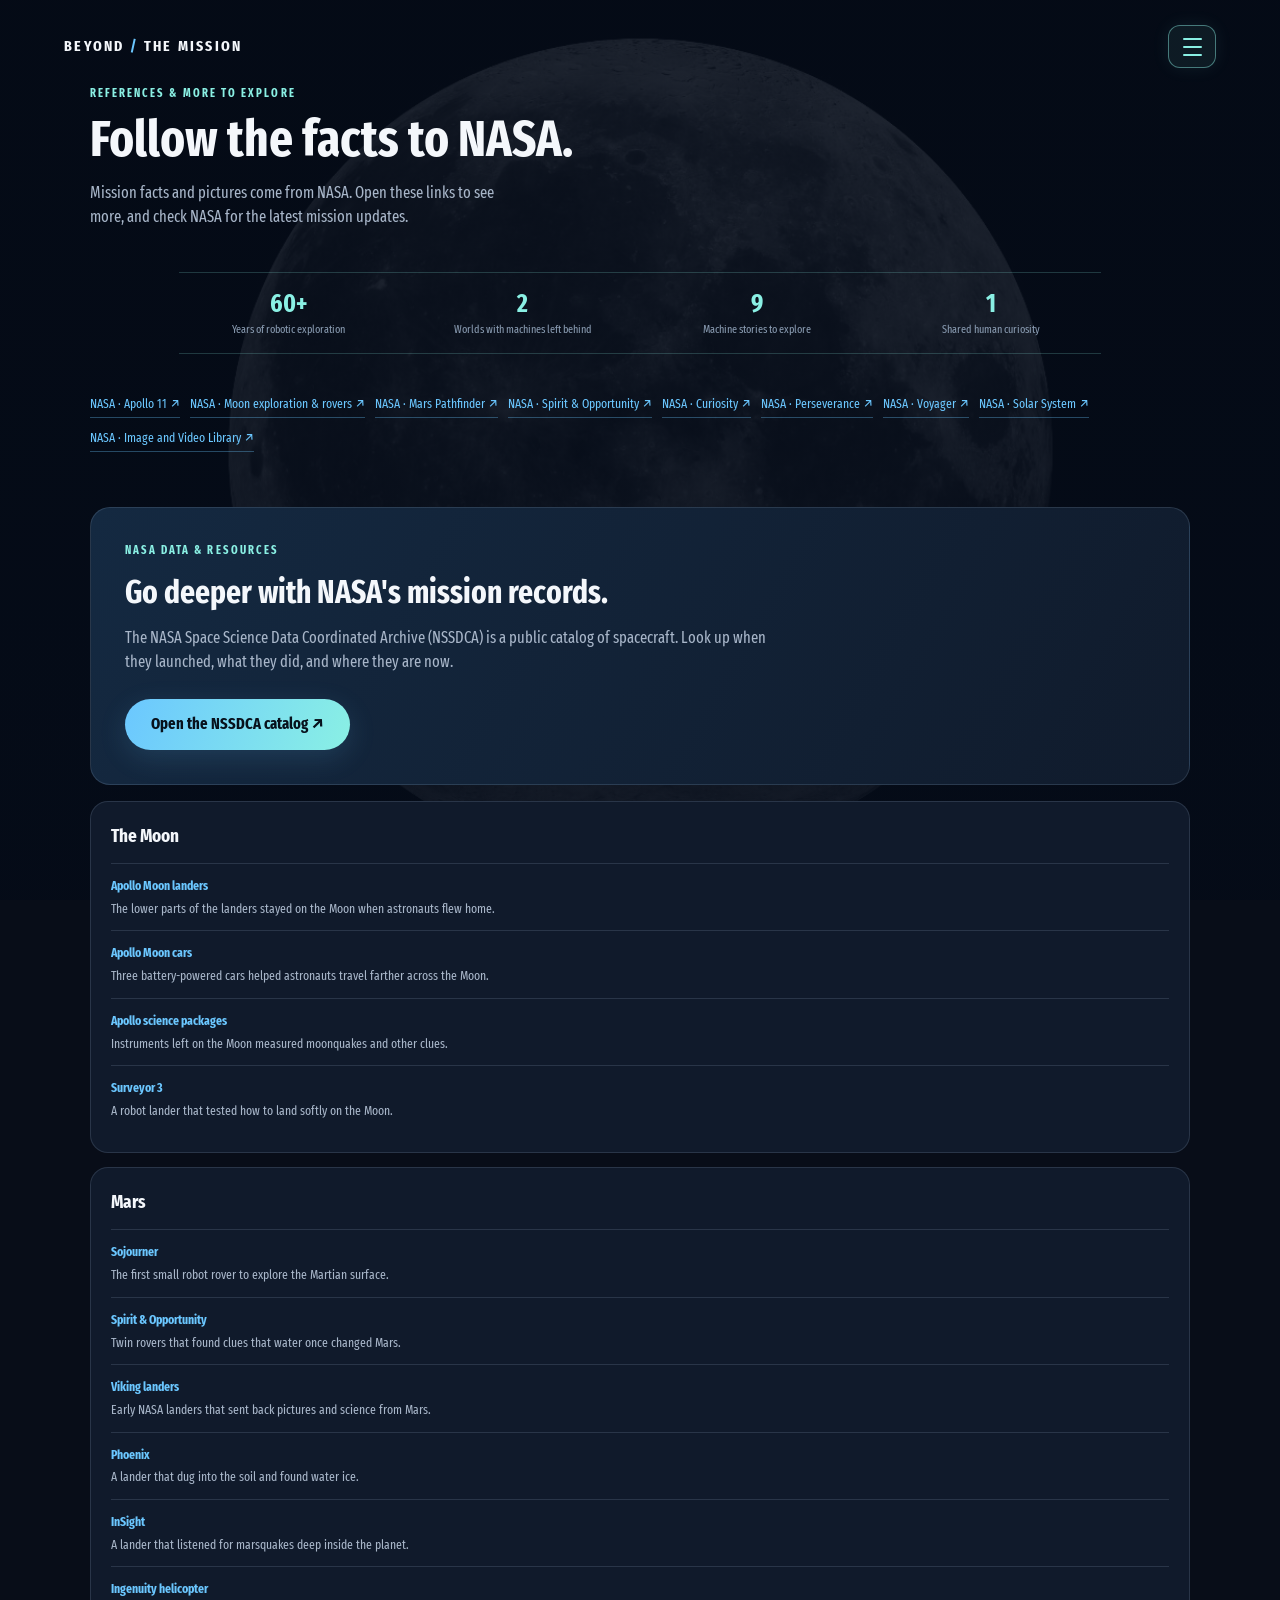
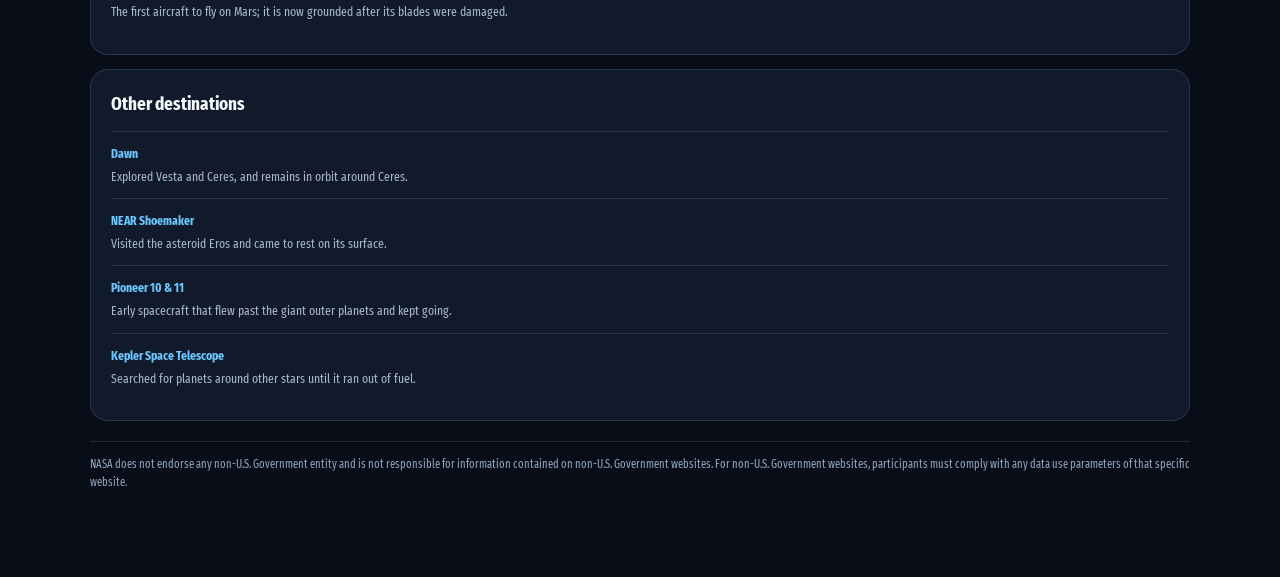
<file: resources.html>
<!DOCTYPE html>
<html lang="en">

<head>
    <meta charset="UTF-8">
    <meta name="viewport" content="width=device-width, initial-scale=1.0">
    <meta name="theme-color" content="#080d18">
    <meta name="description"
        content="Meet the machines left on the Moon and Mars, discover the science they made possible, and hear their stories in this educational NASA Space Apps project.">
    <title>Resources - Beyond The Mission</title>
    <link rel="stylesheet" href="style.css">
    <link rel="stylesheet" href="resources.css">
    <link rel="icon" type="image/png" href="media/Space Apps Logo Color and White motif.png">
</head>

<body>
    <!-- Navigation -->
    <nav>
        <a class="brand" href="index.html">BEYOND<span> / </span>THE MISSION</a>

        <details class="nav-dropdown">
            <summary aria-label="Open navigation menu">
                <span></span>
                <span></span>
                <span></span>
            </summary>

            <div class="dropdown-links">
                <a href="index.html">Return Home</a>
            </div>
        </details>
    </nav>
    <section id="sources">
        <div class="section-head">
            <div>
                <div class="kicker">References & more to explore</div>
                <h2>Follow the facts to NASA.</h2>
            </div>
            <p>Mission facts and pictures come from NASA. Open these links to see more, and check NASA for the
                latest
                mission updates.</p>
        </div>
        <!-- Subtle statistics -->
        <section class="stats-section">
            <div class="stats">
                <div class="stat">
                    <b>60+</b>
                    <span>Years of robotic exploration</span>
                </div>

                <div class="stat">
                    <b>2</b>
                    <span>Worlds with machines left behind</span>
                </div>

                <div class="stat">
                    <b>9</b>
                    <span>Machine stories to explore</span>
                </div>

                <div class="stat">
                    <b>1</b>
                    <span>Shared human curiosity</span>
                </div>
            </div>
        </section>
        <div class="sources">
            <a href="https://www.nasa.gov/mission/apollo-11/" target="_blank" rel="noopener">NASA · Apollo 11 ↗</a>
            <a href="https://science.nasa.gov/moon/" target="_blank" rel="noopener">NASA · Moon exploration & rovers
                ↗</a>
            <a href="https://science.nasa.gov/mission/mars-pathfinder/" target="_blank" rel="noopener">NASA · Mars
                Pathfinder ↗</a>
            <a href="https://science.nasa.gov/mission/mars-exploration-rovers-spirit-and-opportunity/" target="_blank"
                rel="noopener">NASA · Spirit & Opportunity ↗</a>
            <a href="https://science.nasa.gov/mission/msl-curiosity/" target="_blank" rel="noopener">NASA ·
                Curiosity
                ↗</a>
            <a href="https://science.nasa.gov/mission/mars-2020-perseverance/" target="_blank" rel="noopener">NASA ·
                Perseverance ↗</a>
            <a href="https://science.nasa.gov/mission/voyager/" target="_blank" rel="noopener">NASA · Voyager ↗</a>
            <a href="https://science.nasa.gov/solar-system/" target="_blank" rel="noopener">NASA · Solar System
                ↗</a>
            <a href="https://images.nasa.gov/" target="_blank" rel="noopener">NASA · Image and Video Library ↗</a>
        </div>
        <div class="nasa-resources">
            <div class="resource-intro">
                <div>
                    <div class="kicker">NASA data & resources</div>
                    <h3>Go deeper with NASA's mission records.</h3>
                    <p>The NASA Space Science Data Coordinated Archive (NSSDCA) is a public catalog of spacecraft.
                        Look
                        up when they launched, what they did, and where they are now.</p>
                </div>
                <a class="primary" href="https://nssdc.gsfc.nasa.gov/" target="_blank" rel="noopener">Open the
                    NSSDCA
                    catalog ↗</a>
            </div>
            <div class="resource-groups">
                <article class="resource-group">
                    <h3>The Moon</h3>
                    <ul>
                        <li><a href="https://nssdc.gsfc.nasa.gov/nmc/spacecraft/display.action?id=1969-059C"
                                target="_blank" rel="noopener"><strong>Apollo Moon landers</strong><span>The lower
                                    parts
                                    of the landers stayed on the Moon when astronauts flew home.</span></a></li>
                        <li><a href="https://nssdc.gsfc.nasa.gov/nmc/spacecraft/display.action?id=1971-063C"
                                target="_blank" rel="noopener"><strong>Apollo Moon cars</strong><span>Three
                                    battery-powered cars helped astronauts travel farther across the
                                    Moon.</span></a>
                        </li>
                        <li><a href="https://nssdc.gsfc.nasa.gov/nmc/spacecraft/display.action?id=1969-099C"
                                target="_blank" rel="noopener"><strong>Apollo science
                                    packages</strong><span>Instruments
                                    left on the Moon measured moonquakes and other clues.</span></a></li>
                        <li><a href="https://science.nasa.gov/mission/surveyor-3/" target="_blank"
                                rel="noopener"><strong>Surveyor 3</strong><span>A robot lander that tested how to
                                    land
                                    softly on the Moon.</span></a></li>
                    </ul>
                </article>
                <article class="resource-group">
                    <h3>Mars</h3>
                    <ul>
                        <li><a href="https://science.nasa.gov/mission/mars-pathfinder/" target="_blank"
                                rel="noopener"><strong>Sojourner</strong><span>The first small robot rover to
                                    explore
                                    the Martian surface.</span></a></li>
                        <li><a href="https://science.nasa.gov/mission/mars-exploration-rovers-spirit-and-opportunity/"
                                target="_blank" rel="noopener"><strong>Spirit & Opportunity</strong><span>Twin
                                    rovers
                                    that found clues that water once changed Mars.</span></a></li>
                        <li><a href="https://science.nasa.gov/mission/viking-1/" target="_blank"
                                rel="noopener"><strong>Viking landers</strong><span>Early NASA landers that sent
                                    back
                                    pictures and science from Mars.</span></a></li>
                        <li><a href="https://science.nasa.gov/mission/mars-phoenix/" target="_blank"
                                rel="noopener"><strong>Phoenix</strong><span>A lander that dug into the soil and
                                    found
                                    water ice.</span></a></li>
                        <li><a href="https://science.nasa.gov/mission/insight/" target="_blank"
                                rel="noopener"><strong>InSight</strong><span>A lander that listened for marsquakes
                                    deep
                                    inside the planet.</span></a></li>
                        <li><a href="https://science.nasa.gov/mission/mars-2020-perseverance/ingenuity-mars-helicopter/"
                                target="_blank" rel="noopener"><strong>Ingenuity helicopter</strong><span>The first
                                    aircraft to fly on Mars; it is now grounded after its blades were
                                    damaged.</span></a></li>
                    </ul>
                </article>
                <article class="resource-group">
                    <h3>Other destinations</h3>
                    <ul>
                        <li><a href="https://science.nasa.gov/mission/dawn/" target="_blank"
                                rel="noopener"><strong>Dawn</strong><span>Explored Vesta and Ceres, and remains in
                                    orbit
                                    around Ceres.</span></a></li>
                        <li><a href="https://science.nasa.gov/mission/near-shoemaker/" target="_blank"
                                rel="noopener"><strong>NEAR Shoemaker</strong><span>Visited the asteroid Eros and
                                    came
                                    to rest on its surface.</span></a></li>
                        <li><a href="https://science.nasa.gov/mission/pioneer-10/" target="_blank"
                                rel="noopener"><strong>Pioneer 10 & 11</strong><span>Early spacecraft that flew past
                                    the
                                    giant outer planets and kept going.</span></a></li>
                        <li><a href="https://science.nasa.gov/mission/kepler/" target="_blank"
                                rel="noopener"><strong>Kepler Space Telescope</strong><span>Searched for planets
                                    around
                                    other stars until it ran out of fuel.</span></a></li>
                    </ul>
                </article>
            </div>
            <p class="disclaimer">NASA does not endorse any non-U.S. Government entity and is not responsible for
                information contained on non-U.S. Government websites. For non-U.S. Government websites,
                participants
                must comply with any data use parameters of that specific website.</p>
        </div>
    </section>

</body>

</html>
</file>
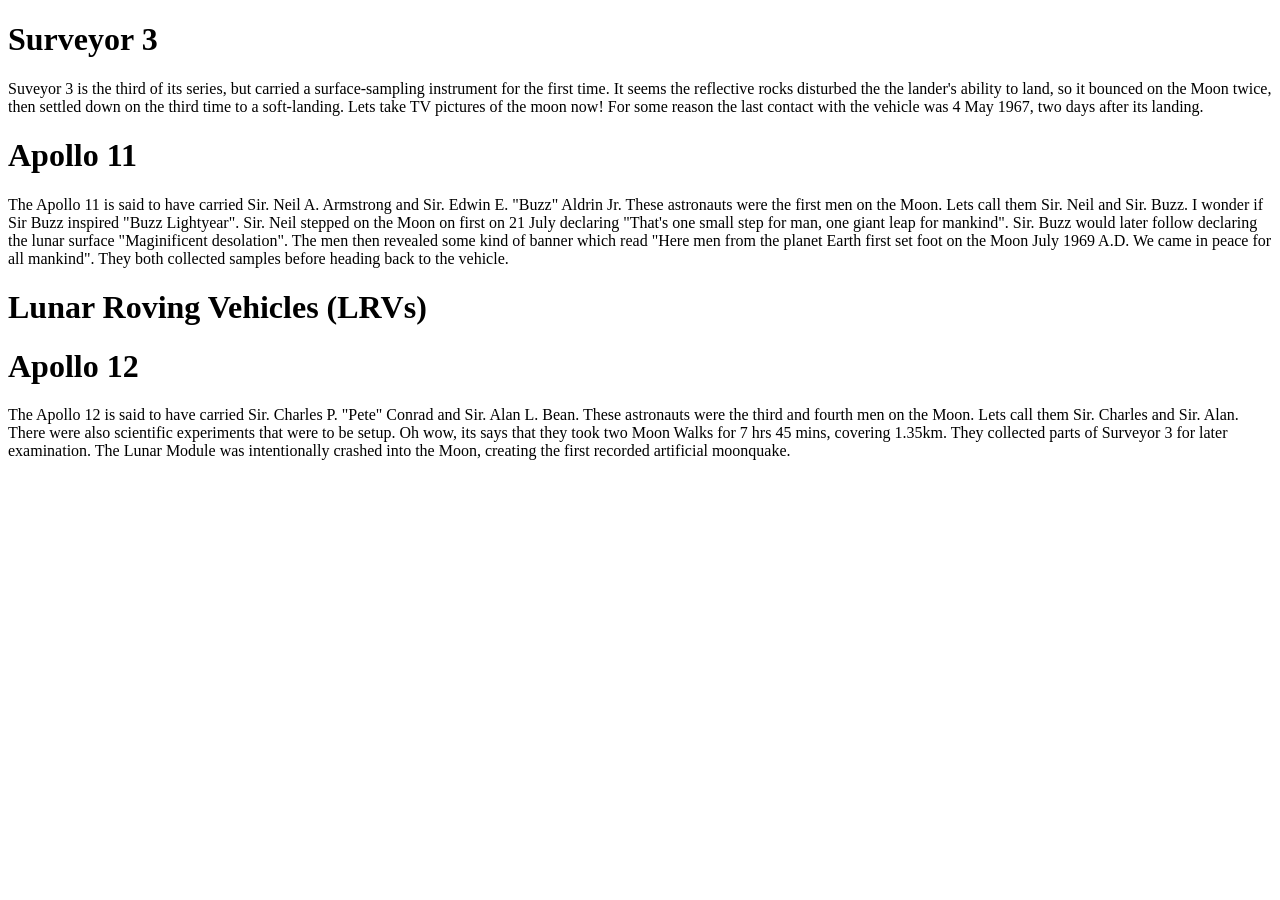
<file: moon_webpage/moon.html>
<!--This is the moon webpage-->
<!DOCTYPE html>
<html>

<head>
    <title> MOON </title>
    <link href="moon_styles.css" rel="stylesheet">
</head>

<body>
    <header> </header>

    <!--Surveyor 3 is a Surveyor Lander, this has is description-->
    <h1>
        Surveyor 3
    </h1>
    <p>
        Suveyor 3 is the third of its series, but carried a surface-sampling instrument for the first time. It seems
        the reflective rocks disturbed the the lander's ability to land, so it bounced on the Moon twice, then settled
        down on the third time to a soft-landing. Lets take TV pictures of the moon now! For some reason the last
        contact with
        the vehicle was 4 May 1967, two days after its landing.
    </p>

    <!--Apollo 11 is an Apollo Lunar Module-->
    <h1>
        Apollo 11
    </h1>
    <p>
        The Apollo 11 is said to have carried Sir. Neil A. Armstrong and Sir. Edwin E.
        "Buzz" Aldrin Jr. These astronauts were the first men on the Moon. Lets call them
        Sir. Neil and Sir. Buzz. I wonder if Sir Buzz inspired "Buzz Lightyear".

        Sir. Neil stepped on the Moon on first on 21 July declaring "That's one small step for man, one giant leap for
        mankind".
        Sir. Buzz would later follow declaring the lunar surface "Maginificent desolation". The men then revealed some
        kind of banner
        which read "Here men from the planet Earth first set foot on the Moon July 1969 A.D. We came in peace for all
        mankind".

        They both collected samples before heading back to the vehicle.
    </p>

    <!--is a Lunar Roving Vehicle (LRVs)-->
    <h1>
        Lunar Roving Vehicles (LRVs)
    </h1>
    <p>

    </p>

    <!--Apollo 12 is also called a ALSEP Scientific Packages-->
    <h1>
        Apollo 12
    </h1>
    <p>
        The Apollo 12 is said to have carried Sir. Charles P. "Pete" Conrad and Sir. Alan L. Bean. These astronauts were
        the
        third and fourth men on the Moon. Lets call them Sir. Charles and Sir. Alan. There were also scientific
        experiments that
        were to be setup. Oh wow, its says that they took two Moon Walks for 7 hrs 45 mins, covering 1.35km. They
        collected parts
        of Surveyor 3 for later examination.

        The Lunar Module was intentionally crashed into the Moon, creating the first recorded artificial moonquake.
    </p>


    <footer> </footer>

    <script src="moon_script.js"></script>
</body>

</html>
</file>
<file: style.css>
/*
This page defines the main styling shared across the site
*/

/*-------------------------- Fonts -------------------------*/
@font-face {
    font-family: "Fira Sans Compressed";
    src: url("FiraSansCompressed-Regular.woff2") format("woff2");
    font-weight: 400;
    font-style: normal;
    font-display: swap;
}

@font-face {
    font-family: "Fira Sans Compressed";
    src: url("FiraSansCompressed-Medium.woff2") format("woff2");
    font-weight: 500;
    font-style: normal;
    font-display: swap;
}

@font-face {
    font-family: "Fira Sans Compressed";
    src: url("FiraSansCompressed-SemiBold.woff2") format("woff2");
    font-weight: 600;
    font-style: normal;
    font-display: swap;
}

@font-face {
    font-family: "Fira Sans Compressed";
    src: url("FiraSansCompressed-Bold.woff2") format("woff2");
    font-weight: 700;
    font-style: normal;
    font-display: swap;
}

/*------------------------- Colours ------------------------*/
:root {
    --bg: #080d18;
    --panel: #101a2b;
    --panel2: #142238;
    --text: #f4f7fb;
    --muted: #a8b6c9;
    --blue: #6bc7ff;
    --cyan: #8af0e4;
    --orange: #ffb36b;
    --line: rgba(180, 205, 235, .15);
    --shadow: 0 24px 70px rgba(0, 0, 0, .35);
}

/*-------------------------- Base --------------------------*/
* {
    box-sizing: border-box;
}

html {
    scroll-behavior: smooth;
    -ms-overflow-style: none;
}

html::-webkit-scrollbar {
    display: none;
    /* Chrome, Safari, Edge */
}

body::-webkit-scrollbar {
    display: none;
}

body {
    margin: 0;
    background: var(--bg);
    color: var(--text);
    font-family: "Fira Sans Compressed", "Arial Narrow", sans-serif;
    line-height: 1.55;
    overflow-x: hidden;
    height: 100%;
}

a {
    color: inherit;
    text-decoration: none;
}

button {
    font: inherit;
}

/*-------------------- Background stars --------------------*/

.stars,
.stars:before,
.stars:after {
    position: fixed;
    inset: 0;
    pointer-events: none;
    z-index: -1;
    background-image:
        radial-gradient(1px 1px at 12% 18%, #fff 98%, transparent),
        radial-gradient(1px 1px at 78% 26%, #fff 98%, transparent),
        radial-gradient(2px 2px at 48% 72%, #b9dcff 98%, transparent),
        radial-gradient(1px 1px at 90% 83%, #fff 98%, transparent),
        radial-gradient(1px 1px at 28% 91%, #fff 98%, transparent);
    background-size: 380px 380px;
    opacity: .45;
}

.stars:before,
.stars:after {
    content: "";
    transform: translate(120px, 80px);
    opacity: .35;
}

.stars:after {
    transform: translate(-80px, 160px);
    opacity: .2;
}

/*----------------------- Navigation -----------------------*/

nav {
    position: absolute;
    top: 0;
    left: 0;
    width: 100%;
    z-index: 30;
    display: flex;
    align-items: center;
    justify-content: space-between;
    padding: 25px max(5vw, 22px);
    background: transparent;
    backdrop-filter: none;
    border-bottom: none;
}

.brand {
    font-weight: 850;
    letter-spacing: .15em;
    font-size: .95rem;
}

.brand span {
    color: var(--blue);
}

/* Dropdown menu */

.nav-dropdown {
    position: relative;
    z-index: 30;
}

.nav-dropdown summary {
    list-style: none;
    cursor: pointer;
    width: 48px;
    height: 43px;
    border: 1px solid rgba(138, 240, 228, .45);
    border-radius: 12px;
    display: flex;
    flex-direction: column;
    justify-content: center;
    align-items: center;
    gap: 6px;
    background: rgba(138, 240, 228, .07);
    box-shadow: 0 0 18px rgba(138, 240, 228, .08);
    transition: .3s ease;
}

.nav-dropdown summary::-webkit-details-marker {
    display: none;
}

.nav-dropdown summary:hover,
.nav-dropdown[open] summary {
    background: rgba(138, 240, 228, .18);
    box-shadow: 0 0 25px rgba(138, 240, 228, .25);
    border-color: var(--cyan);
}

.nav-dropdown summary span {
    display: block;
    width: 19px;
    height: 2px;
    border-radius: 5px;
    background: var(--cyan);
    transition: .3s ease;
}

.nav-dropdown[open] summary span:first-child {
    transform: translateY(8px) rotate(45deg);
}

.nav-dropdown[open] summary span:nth-child(2) {
    opacity: 0;
}

.nav-dropdown[open] summary span:last-child {
    transform: translateY(-8px) rotate(-45deg);
}

.dropdown-links {
    position: absolute;
    top: 57px;
    right: 0;
    width: 210px;
    padding: 12px;
    background: rgba(12, 24, 40, .97);
    border: 1px solid rgba(138, 240, 228, .25);
    border-radius: 15px;
    backdrop-filter: blur(20px);
    box-shadow: 0 20px 45px rgba(0, 0, 0, .4);
    display: grid;
    gap: 4px;
}

.dropdown-links a {
    padding: 11px 13px;
    color: var(--muted);
    font-size: .9rem;
    border-radius: 8px;
    transition: .25s ease;
    text-decoration: none;
}

.dropdown-links a:hover {
    color: var(--cyan);
    background: rgba(138, 240, 228, .09);
    padding-left: 19px;
}

/*---------------------- Hero section ----------------------*/

.hero {
    min-height: 100vh;
    display: grid;
    grid-template-columns: 1fr 1fr;
    align-items: end;
    gap: 5vw;
    padding: 140px max(7vw, 24px) 105px;
    position: relative;
    overflow: hidden;
}

.hero-content {
    position: relative;
    z-index: 5;
    padding-bottom: 15px;
    max-width: 650px;
    min-width: 0;
}

.eyebrow {
    display: inline-flex;
    align-items: center;
    gap: 9px;
    color: var(--cyan);
    font-size: .74rem;
    font-weight: 800;
    letter-spacing: .17em;
    text-transform: uppercase;
}

.dot {
    width: 7px;
    height: 7px;
    border-radius: 50%;
    background: var(--cyan);
    box-shadow: 0 0 15px var(--cyan);
    flex-shrink: 0;
}

h1 {
    font-size: clamp(3.5rem, 6.5vw, 6.3rem);
    line-height: .94;
    letter-spacing: 0;
    margin: 22px 0 25px;
    max-width: 760px;
}

h1 em {
    font-style: normal;
    color: var(--blue);
}

.hero-content p {
    font-size: 1.1rem;
    color: var(--muted);
    max-width: 520px;
    line-height: 1.8;
}

/*------------------------- Buttons ------------------------*/

.actions {
    display: flex;
    gap: 13px;
    flex-wrap: wrap;
    z-index: 6;
    margin-top: 40px;
    margin-bottom: 25px;
}

.nav-cta,
.primary {
    background: linear-gradient(110deg, var(--blue), var(--cyan));
    color: #07111c;
    font-weight: 800;
    border: 0;
    border-radius: 999px;
    padding: 11px 18px;
    cursor: pointer;
    box-shadow: 0 8px 28px #69c8ff25;
    transition: .3s ease;
}

.primary {
    display: inline-flex;
    align-items: center;
    justify-content: center;
    min-height: 50px;
    max-width: 100%;
}

.primary:hover {
    transform: translateY(-3px);
    box-shadow: 0 12px 35px #69c8ff45;
}

/*---------------------- Video section ---------------------*/

.hero-art {
    position: relative;
    min-height: 430px;
    height: min(65vh, 540px);
    display: block;
    overflow: hidden;
    border-radius: 22px;
    border: 1px solid rgba(138, 240, 228, .15);
    background: #101a2b;
    box-shadow: 0 25px 80px rgba(0, 0, 0, .35);
    transform: translateY(-70px);
}


.hero-video {
    position: absolute;
    inset: 0;
    width: 100%;
    height: 100%;
    object-fit: cover;
    opacity: .88;
    border: none;
    pointer-events: none;
    user-select: none;
    -webkiit-user-select: none;
}

.video-overlay {
    position: absolute;
    inset: 0;
    background: linear-gradient(0deg,
            rgba(5, 12, 24, .8),
            transparent 45%,
            rgba(5, 12, 24, .08));
    pointer-events: none;
}

.video-caption {
    position: absolute;
    bottom: 22px;
    left: 22px;
    display: flex;
    align-items: center;
    gap: 10px;
    font-size: .7rem;
    letter-spacing: .17em;
    font-weight: 800;
    color: var(--cyan);
}


/*-------------------- Responsive design -------------------*/

@media(max-width: 850px) {

    .hero {
        grid-template-columns: 1fr;
        padding-top: 125px;
        gap: 35px;
        min-height: auto;
        display: flex;
        flex-direction: column;
        align-items: stretch;
    }

    .hero-content {
        padding-bottom: 0;
        width: 100%;
        display: contents;
    }

    .eyebrow,
    .hero h1,
    .hero-content p {
        order: 1;
    }

    .hero-art {
        order: 2;
        width: 100%;
        transform: none;
        height: 380px;
        min-height: 300px;
        margin-top: 0;
    }

    .actions {
        margin-bottom: 20px;
        margin-top: 0;
        width: 100%;
        order: 3;
    }

    .primary {
        width: 100%;
    }
}

@media(max-width: 600px) {

    nav {
        padding: 20px;
    }

    .brand {
        font-size: .8rem;
    }

    .hero {
        padding: 115px 22px 55px;
    }

    .hero h1 {
        font-size: clamp(3.2rem, 13vw, 4.5rem);
    }

    .hero-content p {
        font-size: 1rem;
    }

    .hero-art {
        height: 300px;
        min-height: 260px;
        border-radius: 16px;
    }

    .primary {
        width: 100%;
    }

    .actions {
        margin-top: 28px;
        margin-bottom: 20px;
    }

}

/*---- Responsive design for the start exploring button ----*/

/* Desktop */
.primary {
    display: inline-flex;
    align-items: center;
    justify-content: center;
    min-height: 48px;
    padding: 13px 26px;
    font-size: 1rem;
    white-space: nowrap;
    text-align: center;
    transition: all .3s ease;
}

/* Tablet */
@media (max-width: 850px) {
    .primary {
        padding: 13px 24px;
        font-size: .95rem;
    }
}

/* Mobile */
@media (max-width: 600px) {
    .actions {
        width: 100%;
    }

    .primary {
        width: 100%;
        min-height: 50px;
        padding: 14px 20px;
        font-size: .95rem;
    }
}

/* Small mobile screens */
@media (max-width: 380px) {
    .primary {
        font-size: .88rem;
        padding: 12px 16px;
    }
}

/*------------- Responsive design for the page -------------*/


/*----------- Additional responsive improvements -----------*/

/* Prevent horizontal overflow */
html,
body {
    width: 100%;
    max-width: 100%;
    overflow-x: clip;
}

img,
video,
iframe {
    max-width: 100%;
}

/* Large tablets and small laptops */
@media (min-width: 851px) and (max-width: 1100px) {
    .hero {
        padding-left: 5vw;
        padding-right: 5vw;
        gap: 3vw;
    }

    h1 {
        font-size: clamp(3.2rem, 5.5vw, 5rem);
    }

    .hero-art {
        height: 450px;
        transform: translateY(-35px);
    }
}

/* Tablets */
@media (max-width: 850px) {
    .hero {
        width: 100%;
        padding-left: 6vw;
        padding-right: 6vw;
    }

    .hero-content {
        min-width: 0;
    }

    .hero-art {
        width: 100%;
        max-width: 100%;
        height: clamp(280px, 55vw, 400px);
    }

    .hero-video {
        object-fit: cover;
    }

    .dropdown-links {
        width: min(230px, calc(100vw - 40px));
    }
}

/* Mobile devices */
@media (max-width: 600px) {
    nav {
        width: 100%;
        padding: 16px 20px;
    }

    .hero {
        padding: 110px 20px 45px;
        gap: 24px;
    }

    .eyebrow {
        font-size: .68rem;
        letter-spacing: .12em;
    }

    h1 {
        width: 100%;
        font-size: clamp(2.8rem, 12vw, 4.2rem);
        line-height: .98;
        overflow-wrap: break-word;
    }

    .hero-content p {
        max-width: 100%;
        font-size: .95rem;
        line-height: 1.7;
    }

    .hero-art {
        height: 280px;
        min-height: 240px;
        border-radius: 15px;
    }

    .video-caption {
        left: 15px;
        bottom: 15px;
        font-size: .62rem;
    }

    .actions {
        gap: 10px;
    }

    .primary {
        width: 100%;
        white-space: normal;
    }
}

/* Extra small phones */
@media (max-width: 380px) {
    nav {
        padding: 14px 16px;
    }

    .brand {
        font-size: .72rem;
        letter-spacing: .1em;
    }

    .nav-dropdown summary {
        width: 42px;
        height: 40px;
    }

    .hero {
        padding-left: 16px;
        padding-right: 16px;
    }

    h1 {
        font-size: clamp(2.5rem, 11.5vw, 3.2rem);
    }

    .hero-art {
        height: 240px;
        min-height: 220px;
    }

    .hero-content p {
        font-size: .9rem;
    }
}

/* Landscape mobile screens */
@media (max-height: 500px) and (orientation: landscape) {
    .hero {
        min-height: auto;
        padding-top: 100px;
        padding-bottom: 35px;
    }

    .hero-art {
        height: 260px;
        min-height: 220px;
    }
}

/* Accessibility: reduced motion */
@media (prefers-reduced-motion: reduce) {

    *,
    *::before,
    *::after {
        scroll-behavior: auto !important;
        animation-duration: .01ms !important;
        animation-iteration-count: 1 !important;
        transition-duration: .01ms !important;
    }
}


/* Phones and tablets: show the whole video as a card between the text and the button */
@media (max-width: 850px) {
    .hero-video {
        position: relative;
        inset: auto;
        order: 2;
        display: block;
        width: 100%;
        height: auto;
        max-height: 70vh;
        aspect-ratio: 16 / 9;
        object-fit: cover;
        opacity: 1;
        border: 1px solid rgba(138, 240, 228, .15);
        border-radius: 18px;
        background: #101a2b;
        box-shadow: 0 25px 80px rgba(0, 0, 0, .35);
    }
}

/* Phones: smaller corners to suit the smaller card */
@media (max-width: 600px) {
    .hero-video {
        border-radius: 14px;
    }
}
</file>
<file: home.css>
/*
This page defines the styling for the Earth (home) page
*/

/*-------------------------- Fonts -------------------------*/
@font-face {
    font-family: "Fira Sans Compressed";
    src: url("FiraSansCompressed-Regular.woff2") format("woff2");
    font-weight: 400;
    font-style: normal;
    font-display: swap;
}

@font-face {
    font-family: "Fira Sans Compressed";
    src: url("FiraSansCompressed-Medium.woff2") format("woff2");
    font-weight: 500;
    font-style: normal;
    font-display: swap;
}

@font-face {
    font-family: "Fira Sans Compressed";
    src: url("FiraSansCompressed-SemiBold.woff2") format("woff2");
    font-weight: 600;
    font-style: normal;
    font-display: swap;
}

@font-face {
    font-family: "Fira Sans Compressed";
    src: url("FiraSansCompressed-Bold.woff2") format("woff2");
    font-weight: 700;
    font-style: normal;
    font-display: swap;
}

/*--------------------- Page background --------------------*/
body.home-page {
    min-height: 100vh;
    font-family: "Fira Sans Compressed", "Arial Narrow", sans-serif;
    background:
        linear-gradient(105deg, rgba(3, 12, 31, .88), rgba(3, 12, 31, .58) 58%, rgba(3, 12, 31, .14)),
        url("https://images-assets.nasa.gov/image/S84-27717/S84-27717~large.jpg") center 52% / cover fixed;
}

/*------------------------- Layout -------------------------*/
.home-shell {
    display: grid;
    min-height: 100vh;
    align-items: center;
    width: min(100%, 1200px);
    margin: 0 auto;
    padding: clamp(16px, 4vw, 48px);
}

.home-content {
    max-width: 760px;
    padding: clamp(20px, 3vw, 36px);
    transform: translateY(-30px);
}

/*-------------------------- Text --------------------------*/
.home-brand {
    color: #c8d8f0;
    font-size: .75rem;
    font-weight: 850;
    letter-spacing: .16em;
}

.home-brand span {
    color: #68aaff;
}

.home-kicker {
    margin-top: 30px;
    color: #91c5ff;
    font-size: .75rem;
    font-weight: 850;
    letter-spacing: .16em;
    text-transform: uppercase;
}

.home-content h1 {
    max-width: 740px;
    margin: 18px 0;
    font-size: clamp(2.8rem, 7vw, 5.7rem);
    line-height: .98;
    letter-spacing: 0;
    text-shadow: 0 2px 24px rgba(0, 0, 0, .6);
}

.home-content h1 em {
    color: #91c5ff;
    font-style: normal;
}

.home-copy {
    max-width: 590px;
    color: #e0eaf8;
    font-size: clamp(1rem, 2vw, 1.2rem);
    text-shadow: 0 2px 12px rgba(0, 0, 0, .8);
}

/*------------------------- Actions ------------------------*/
.home-question {
    margin: 36px 0 14px;
    font-size: 1.05rem;
    font-weight: 750;
}

.home-actions {
    display: flex;
    flex-wrap: wrap;
    gap: 14px;
}

.home-actions a {
    display: inline-flex;
    align-items: center;
    min-height: 48px;
}

.home-credit {
    margin-top: 40px;
    color: rgba(235, 243, 255, .8);
    font-size: .75rem;
}

.home-credit a {
    text-decoration: underline;
    text-underline-offset: 3px;
}

.home-actions a:focus-visible,
.home-credit a:focus-visible {
    outline: 3px solid #fff;
    outline-offset: 4px;
}

/*----------------- Phones & Small tablets -----------------*/
@media (max-width: 760px) {
    .home-shell {
        padding: 16px;
        background: linear-gradient(90deg, rgba(3, 12, 31, .35), rgba(3, 12, 31, .15));
    }

    .home-content {
        padding: 22px;
    }

    body.home-page {
        background-attachment: scroll;
    }
}
</file>
<file: launch.css>
/*
This page defines the styling for the launch page
*/

/*-------------------------- Fonts -------------------------*/
@font-face {
    font-family: "Fira Sans Compressed";
    src: url("FiraSansCompressed-Regular.woff2") format("woff2");
    font-weight: 400;
    font-style: normal;
    font-display: swap;
}

@font-face {
    font-family: "Fira Sans Compressed";
    src: url("FiraSansCompressed-Medium.woff2") format("woff2");
    font-weight: 500;
    font-style: normal;
    font-display: swap;
}

@font-face {
    font-family: "Fira Sans Compressed";
    src: url("FiraSansCompressed-SemiBold.woff2") format("woff2");
    font-weight: 600;
    font-style: normal;
    font-display: swap;
}

@font-face {
    font-family: "Fira Sans Compressed";
    src: url("FiraSansCompressed-Bold.woff2") format("woff2");
    font-weight: 700;
    font-style: normal;
    font-display: swap;
}

/*--------------------- Global styling ---------------------*/

* {
    box-sizing: border-box;
}

:root {
    --navy: #061735;
    --deep-space: #020817;
    --blue: #0b3d91;
    --bright-blue: #68aaff;
    --white: #ffffff;
    --muted: #c8d8f0;
    --cyan: #8af0e4;
}

html,
body {
    margin: 0;
    min-height: 100%;
}

body.launch-page {
    min-height: 100vh;
    overflow-x: hidden;
    background:
        radial-gradient(ellipse at 80% 20%,
            rgba(11, 61, 145, .4),
            transparent 45%),
        linear-gradient(120deg, #020817, #061735 65%, #081c3e);
    color: var(--white);
    font-family: "Fira Sans Compressed", "Arial Narrow", sans-serif;
}

/*----------------------- Navigation -----------------------*/

nav {
    position: absolute;
    top: 0;
    left: 0;
    width: 100%;
    z-index: 30;
    display: flex;
    align-items: center;
    justify-content: space-between;
    padding: 22px 25px;
    background: transparent;
    backdrop-filter: none;
    border-bottom: none;
}

.brand {
    font-weight: 850;
    letter-spacing: .15em;
    font-size: .95rem;
}

.brand span {
    color: var(--blue);
}

/* Dropdown menu */

.nav-dropdown {
    position: absolute;
    z-index: 50;
    top: 22px;
    right: 25px;
}

.nav-dropdown summary {
    list-style: none;
    cursor: pointer;
    width: 52px;
    height: 48px;
    border: 1px solid rgba(138, 240, 228, .45);
    border-radius: 12px;
    display: flex;
    flex-direction: column;
    justify-content: center;
    align-items: center;
    gap: 6px;
    background: rgba(138, 240, 228, .07);
    box-shadow: 0 0 18px rgba(138, 240, 228, .08);
    transition: .3s ease;
}

.nav-dropdown summary::-webkit-details-marker {
    display: none;
}

.nav-dropdown summary:hover,
.nav-dropdown[open] summary {
    background: rgba(138, 240, 228, .18);
    box-shadow: 0 0 25px rgba(138, 240, 228, .25);
    border-color: var(--cyan);
}

.nav-dropdown summary span {
    display: block;
    width: 21px;
    height: 2px;
    border-radius: 5px;
    background: var(--cyan);
    transition: .3s ease;
    box-shadow: 0 0 8px var(--cyan);
}

.nav-dropdown[open] summary span:first-child {
    transform: translateY(8px) rotate(45deg);
}

.nav-dropdown[open] summary span:nth-child(2) {
    opacity: 0;
}

.nav-dropdown[open] summary span:last-child {
    transform: translateY(-8px) rotate(-45deg);
}

.dropdown-links {
    position: absolute;
    top: 57px;
    right: 0;
    width: 210px;
    padding: 12px;
    background: rgba(12, 24, 40, .97);
    border: 1px solid rgba(138, 240, 228, .25);
    border-radius: 15px;
    backdrop-filter: blur(20px);
    box-shadow: 0 20px 45px rgba(0, 0, 0, .4);
    display: grid;
    gap: 4px;
}

.dropdown-links a {
    padding: 11px 13px;
    color: var(--muted);
    font-size: .9rem;
    border-radius: 8px;
    transition: .25s ease;
    text-decoration: none;
}

.dropdown-links a:hover {
    color: var(--cyan);
    background: rgba(138, 240, 228, .09);
    padding-left: 19px;
}

/*------------------- Animated starfield -------------------*/

#starfield {
    position: fixed;
    inset: 0;
    z-index: 0;
    width: 100%;
    height: 100%;
    pointer-events: none;
}

/*--------------------- Mission control --------------------*/

.launch-shell {
    position: relative;
    z-index: 1;
    display: grid;
    min-height: 100vh;
    align-items: center;
    width: min(100%, 1200px);
    margin: auto;
    padding: clamp(20px, 5vw, 60px);
}

.launch-card {
    width: min(100%, 850px);
}

.launch-content {
    max-width: 720px;
    padding: clamp(25px, 6vw, 65px);
    background: linear-gradient(90deg,
            rgba(3, 12, 31, .76),
            rgba(3, 12, 31, .25),
            transparent);
    transition: opacity 1s ease, transform 1s ease;
}

.launch-brand {
    color: var(--muted);
    font-size: .75rem;
    font-weight: 850;
    letter-spacing: .16em;
}

.launch-brand span {
    color: var(--bright-blue);
}

.launch-kicker {
    display: flex;
    align-items: center;
    gap: 10px;
    margin-top: 55px;
    color: var(--bright-blue);
    font-size: .72rem;
    font-weight: 850;
    letter-spacing: .16em;
    text-transform: uppercase;
}

.launch-kicker::before {
    width: 7px;
    height: 7px;
    border-radius: 50%;
    background: var(--bright-blue);
    box-shadow: 0 0 15px var(--bright-blue);
    content: "";
}

.launch-content h1 {
    max-width: 560px;
    margin: 20px 0 15px;
    font-size: clamp(2.6rem, 7vw, 5rem);
    line-height: .96;
    letter-spacing: 0;
    text-shadow: 0 2px 24px rgba(0, 0, 0, .7);
}

.launch-content h1 em {
    color: var(--bright-blue);
    font-style: normal;
}

.launch-copy {
    max-width: 460px;
    color: var(--muted);
    font-size: 1rem;
    line-height: 1.65;
}

.mission-objective {
    display: grid;
    gap: 7px;
    margin-top: 25px;
    padding: 14px;
    border-left: 2px solid var(--bright-blue);
    background: rgba(104, 170, 255, .09);
}

.mission-objective strong {
    color: var(--bright-blue);
    font-size: .7rem;
    letter-spacing: .12em;
    text-transform: uppercase;
}

.mission-objective span {
    font-size: .9rem;
    line-height: 1.5;
    font-weight: 650;
}

/*------------------------ Name form -----------------------*/

.agent-form {
    display: grid;
    gap: 13px;
    margin-top: 32px;
}

.agent-form label {
    font-size: .85rem;
    font-weight: 750;
}

.agent-form input {
    width: 100%;
    min-height: 54px;
    padding: 14px;
    border: 1px solid rgba(104, 170, 255, .4);
    border-radius: 10px;
    outline: none;
    background: rgba(3, 12, 31, .85);
    color: white;
    font: inherit;
}

.agent-form input::placeholder {
    color: #9eb4d4;
}

.agent-form input:focus {
    border-color: var(--bright-blue);
    box-shadow: 0 0 0 3px rgba(104, 170, 255, .2);
}

.launch-button {
    display: flex;
    min-height: 54px;
    justify-content: center;
    align-items: center;
    gap: 12px;
    margin-top: 8px;
    border: 0;
    border-radius: 50px;
    background: linear-gradient(110deg, #0b3d91, #2476d8);
    color: white;
    font-family: inherit;
    font-size: .9rem;
    font-weight: 850;
    letter-spacing: .1em;
    cursor: pointer;
    box-shadow: 0 10px 30px rgba(11, 61, 145, .4);
    transition: transform .25s ease, box-shadow .25s ease;
}

.launch-button:hover {
    transform: translateY(-3px);
    box-shadow: 0 14px 35px rgba(11, 61, 145, .7);
}

.launch-button:focus-visible {
    outline: 3px solid white;
    outline-offset: 4px;
}

.system-status {
    display: flex;
    align-items: center;
    gap: 9px;
    margin-top: 28px;
    color: #8daed8;
    font-size: .65rem;
    font-weight: 800;
    letter-spacing: .12em;
}

.status-dot {
    width: 7px;
    height: 7px;
    border-radius: 50%;
    background: #52e6a2;
    box-shadow: 0 0 12px #52e6a2;
}

/*-------------------- Screen transition -------------------*/

body.launching .launch-content {
    opacity: 0;
    transform: scale(.95);
}

[hidden] {
    display: none !important;
}

/*---------------- Full screen warp overlay ----------------*/

.warp-overlay {
    position: fixed;
    inset: 0;
    z-index: 20;
    display: grid;
    place-items: center;
    overflow: hidden;
    background:
        radial-gradient(ellipse at center,
            rgba(10, 43, 100, .35),
            transparent 65%),
        #020817;
    isolation: isolate;
}

/*----------------- Full screen warp video -----------------*/

.warp-video {
    position: absolute;
    inset: 0;
    z-index: 0;

    width: 100%;
    height: 100%;

    object-fit: cover;
    object-position: center;

    opacity: 0;
    transition: opacity 1.2s ease;

    pointer-events: none;
}

.warp-overlay.warp-active .warp-video {
    opacity: 1;
}

/* Disable old canvas warp effect */

#warpCanvas {
    display: none;
}


.warp-overlay[hidden] {
    display: none;
}

/* Dark cinematic edges */

.warp-vignette {
    position: absolute;
    inset: 0;
    z-index: 1;
    pointer-events: none;
    background:
        radial-gradient(ellipse at center,
            transparent 20%,
            rgba(0, 0, 0, .2) 55%,
            rgba(0, 0, 0, .85) 100%);
}

/*----------------------- Side lights ----------------------*/

.warp-side-light {
    position: absolute;
    z-index: 2;
    top: -20%;
    width: 12%;
    height: 140%;
    opacity: 0;
    filter: blur(30px);
    background: linear-gradient(to bottom,
            transparent,
            rgba(104, 170, 255, .8),
            white,
            rgba(104, 170, 255, .7),
            transparent);
    transform: scaleY(.1);
    pointer-events: none;
}

.left-light {
    left: -8%;
}

.right-light {
    right: -8%;
}

.warp-overlay.warp-active .warp-side-light {
    animation: side-lights .7s ease-in-out infinite alternate;
}

@keyframes side-lights {
    from {
        opacity: .3;
        transform: scaleY(.55) scaleX(.7);
    }

    to {
        opacity: .9;
        transform: scaleY(1.2) scaleX(1.4);
    }
}

/*------------------------ Warp text -----------------------*/

.warp-content {
    position: relative;
    z-index: 5;
    width: 90%;
    max-width: 650px;
    text-align: center;
    text-shadow: 0 0 25px rgba(104, 170, 255, .65);
}

.warp-kicker {
    color: var(--bright-blue);
    font-size: .75rem;
    font-weight: 850;
    letter-spacing: .3em;
}

.warp-content h2 {
    margin: 22px 0;
    font-size: clamp(1.5rem, 5vw, 3.3rem);
    letter-spacing: .12em;
    font-weight: 900;
}

.warp-message {
    margin-top: 22px;
    color: #c8d8f0;
    font-size: .85rem;
    letter-spacing: .12em;
    text-transform: uppercase;
}

.warp-coordinates {
    margin-top: 45px;
    color: rgba(180, 210, 255, .55);
    font-size: .65rem;
    letter-spacing: .18em;
}

/*------------------------ Countdown -----------------------*/

.countdown-container {
    display: grid;
    justify-items: center;
    gap: 7px;
    margin: 35px 0;
}

.countdown-label,
.countdown-unit {
    color: var(--bright-blue);
    font-size: .8rem;
    font-weight: 800;
    letter-spacing: .35em;
}

#countdown {
    display: grid;
    place-items: center;
    width: clamp(150px, 25vw, 230px);
    aspect-ratio: 1;
    border: 2px solid rgba(104, 170, 255, .65);
    border-radius: 50%;
    background: radial-gradient(circle,
            rgba(104, 170, 255, .22),
            rgba(3, 12, 31, .25) 65%);
    box-shadow:
        0 0 25px rgba(104, 170, 255, .4),
        inset 0 0 35px rgba(104, 170, 255, .2);
    color: white;
    font-size: clamp(5rem, 15vw, 9rem);
    font-weight: 900;
    line-height: 1;
    animation: countdown-pulse .95s ease-in-out;
}

@keyframes countdown-pulse {
    0% {
        opacity: .3;
        transform: scale(1.3);
    }

    100% {
        opacity: 1;
        transform: scale(1);
    }
}

/*-------------------- Warp progress bar -------------------*/

.warp-percent {
    margin: 30px 0 0;
    color: white;
    font-size: 1.6rem;
    font-weight: 900;
    letter-spacing: .08em;
}

.warp-progress {
    width: min(100%, 400px);
    height: 8px;
    margin: 12px auto 0;
    overflow: hidden;
    border-radius: 4px;
    background: rgba(104, 170, 255, .2);
}

.warp-progress-bar {
    width: 0;
    height: 100%;
    border-radius: 4px;
    background: white;
    box-shadow: 0 0 15px #68aaff;
    transition: width .2s linear;
}

/*---------------------- Arrival flash ---------------------*/

.arrival-flash {
    position: absolute;
    z-index: 10;
    inset: 0;
    opacity: 0;
    pointer-events: none;
    background: white;
}

.warp-overlay.arriving .arrival-flash {
    animation: arrival-flash .9s ease-out forwards;
}

@keyframes arrival-flash {
    0% {
        opacity: 0;
    }

    25% {
        opacity: 1;
    }

    100% {
        opacity: 0;
    }
}

/*------------------------- Mobile -------------------------*/

@media (max-width: 760px) {
    .launch-shell {
        padding: 14px;
    }

    .launch-content {
        padding: 25px;
        background: rgba(3, 12, 31, .55);
    }

    .launch-kicker {
        margin-top: 38px;
    }

    .warp-kicker {
        font-size: .65rem;
    }

    .warp-content h2 {
        font-size: 1.7rem;
    }

    .warp-side-light {
        width: 18%;
        filter: blur(20px);
    }
}

/*--------------------- Reduced motion ---------------------*/

@media (prefers-reduced-motion: reduce) {

    *,
    *::before,
    *::after {
        scroll-behavior: auto !important;
        animation-duration: .01ms !important;
        animation-iteration-count: 1 !important;
        transition-duration: .01ms !important;
    }
}


/*--------------- Cinematic hyperspace effect --------------*/

/* Main video background */

.warp-video {
    position: absolute;
    inset: 0;
    z-index: 0;
    width: 100%;
    height: 100%;
    object-fit: cover;
    opacity: 0;
    transition: opacity 1.2s ease;
}

.warp-overlay.warp-active .warp-video {
    opacity: 1;
}

/* Atmospheric blue glow */

.warp-overlay::before {
    position: absolute;
    z-index: 1;
    inset: -50%;
    content: "";
    pointer-events: none;

    background: conic-gradient(from 0deg,
            transparent,
            rgba(60, 145, 255, .12),
            transparent,
            rgba(160, 220, 255, .18),
            transparent);

    opacity: 0;
}

.warp-overlay.warp-active::before {
    opacity: 1;
    animation: tunnel-rotation 8s linear infinite;
}

@keyframes tunnel-rotation {
    from {
        transform: rotate(0deg) scale(1);
    }

    to {
        transform: rotate(360deg) scale(1.15);
    }
}

/* Dark cinematic edges */

.warp-vignette {
    z-index: 3;
    background: radial-gradient(ellipse at center,
            transparent 15%,
            rgba(0, 0, 0, .15) 55%,
            rgba(0, 0, 0, .75) 100%);
}

/* Blue spacecraft side lights */

.warp-side-light {
    z-index: 4;
    width: 15%;
    filter: blur(35px);
}

.warp-overlay.warp-active .warp-side-light {
    animation: side-lights .6s ease-in-out infinite alternate;
}

/* Countdown glow */

#countdown {
    box-shadow:
        0 0 20px rgba(104, 170, 255, .5),
        0 0 65px rgba(40, 120, 255, .35),
        inset 0 0 45px rgba(104, 170, 255, .3);
}

/* Subtle cockpit vibration */

.warp-overlay.warp-active .warp-content {
    animation: cockpit-vibration .15s linear infinite alternate;
}

@keyframes cockpit-vibration {
    from {
        transform: translate(0, 0);
    }

    to {
        transform: translate(.7px, -.7px);
    }
}

/* Mobile adjustments */

@media (max-width: 760px) {
    .warp-video {
        object-position: center;
    }

    .warp-side-light {
        width: 18%;
        filter: blur(22px);
    }
}

/* Reduced motion accessibility */

@media (prefers-reduced-motion: reduce) {

    .warp-overlay.warp-active::before,
    .warp-overlay.warp-active .warp-side-light,
    .warp-overlay.warp-active .warp-content {
        animation: none !important;
    }
}
</file>
<file: mars_arrival_styles.css>
/*
This page defines the styling for the Mars arrival page
Same dark "mission control" look as launch.css,
with the Space Apps reds added because we are heading to Mars.
*/

/*-------------------------- Fonts -------------------------*/
@font-face {
    font-family: "Fira Sans Compressed";
    src: url("FiraSansCompressed-Regular.woff2") format("woff2");
    font-weight: 400;
    font-style: normal;
    font-display: swap;
}

@font-face {
    font-family: "Fira Sans Compressed";
    src: url("FiraSansCompressed-Medium.woff2") format("woff2");
    font-weight: 500;
    font-style: normal;
    font-display: swap;
}

@font-face {
    font-family: "Fira Sans Compressed";
    src: url("FiraSansCompressed-SemiBold.woff2") format("woff2");
    font-weight: 600;
    font-style: normal;
    font-display: swap;
}

@font-face {
    font-family: "Fira Sans Compressed";
    src: url("FiraSansCompressed-Bold.woff2") format("woff2");
    font-weight: 700;
    font-style: normal;
    font-display: swap;
}

* {
    box-sizing: border-box;
}

:root {
    --deep-blue: #07173F;
    --deep-space: #020817;
    --bright-blue: #68aaff;
    --rocket-red: #E43700;
    --martian-red: #8E1100;
    --neon-yellow: #EAFE07;
    --white: #ffffff;
    --muted: #c8d8f0;

    /* Size of the rocket picture on the track */
    --rocket-height: 150px;
}

html,
body {
    margin: 0;
    min-height: 100%;
}

body.transit-page {
    min-height: 100vh;
    overflow-x: hidden;
    background:
        radial-gradient(ellipse at 20% -10%, rgba(228, 55, 0, .5), transparent 55%),
        linear-gradient(180deg, #2a0a14, var(--deep-blue) 55%, var(--deep-space));
    color: var(--white);
    font-family: "Fira Sans Compressed", "Arial Narrow", sans-serif;
}

/*------------------------ Starfield -----------------------*/

#starfield {
    position: fixed;
    inset: 0;
    z-index: 0;
    width: 100%;
    height: 100%;
    pointer-events: none;
}

/*------------------------- Layout -------------------------*/

.transit-shell {
    position: relative;
    z-index: 1;
    display: grid;
    place-items: center;
    min-height: 100vh;
    padding: clamp(16px, 4vw, 48px);
}

.transit-card {
    display: grid;
    grid-template-columns: 140px minmax(0, 1fr);
    gap: clamp(20px, 5vw, 56px);
    align-items: center;
    width: min(100%, 860px);
    padding: clamp(22px, 5vw, 52px);
    border: 1px solid rgba(104, 170, 255, .3);
    border-radius: 24px;
    background: rgba(3, 12, 31, .72);
    backdrop-filter: blur(12px);
}

/*-------------- Flight path (rocket progress) -------------*/
/* The script sets --progress from 0 to 1. */

.flight {
    --progress: 0;
    display: grid;
    justify-items: center;
    gap: 12px;
}

.planet {
    display: grid;
    justify-items: center;
    gap: 6px;
    color: var(--muted);
    font-size: .7rem;
    font-weight: 800;
    letter-spacing: .16em;
    text-transform: uppercase;
}

.planet span {
    display: block;
    border-radius: 50%;
}

.planet-mars span {
    width: 52px;
    height: 52px;
    background: radial-gradient(circle at 35% 30%, #ff8a5c, var(--rocket-red) 45%, var(--martian-red));
    box-shadow: 0 0 28px rgba(228, 55, 0, .6);
}

.planet-moon span {
    width: 36px;
    height: 36px;
    background: radial-gradient(circle at 35% 30%, #ffffff, #b8c2d4 55%, #7c879b);
}

.track {
    position: relative;
    width: 64px;
    height: clamp(320px, 52vh, 440px);
}

/* The faint line the rocket follows */
.track::before {
    content: "";
    position: absolute;
    top: 0;
    bottom: 0;
    left: 50%;
    width: 4px;
    margin-left: -2px;
    border-radius: 2px;
    background: rgba(200, 216, 240, .2);
}

/* The yellow part of the line that is already travelled */
.track-fill {
    position: absolute;
    bottom: 0;
    left: 50%;
    width: 4px;
    height: calc(var(--progress) * 100%);
    margin-left: -2px;
    border-radius: 2px;
    background: var(--neon-yellow);
    box-shadow: 0 0 14px rgba(234, 254, 7, .7);
}

/* rocket.jpg, zoomed in so only the rocket and its flames show */
.rocket {
    position: absolute;
    left: 50%;
    bottom: calc(var(--progress) * (100% - var(--rocket-height)));
    width: 60px;
    height: var(--rocket-height);
    margin-left: -30px;
    border: 2px solid var(--white);
    border-radius: 30px;
    background: url("rocket.jpg") center -92px / 200px 300px no-repeat;
    box-shadow: 0 10px 30px rgba(0, 0, 0, .5);
}

/* Small shake while the engines are burning */
.flight.is-moving .rocket {
    animation: rocket-shake .12s linear infinite alternate;
}

@keyframes rocket-shake {
    from {
        transform: translateX(-1px);
    }

    to {
        transform: translateX(1px);
    }
}

/*---------------------- Text readout ----------------------*/

.transit-brand {
    color: var(--muted);
    font-size: .75rem;
    font-weight: 800;
    letter-spacing: .16em;
}

.transit-brand span {
    color: var(--rocket-red);
}

.transit-kicker {
    margin: 28px 0 0;
    color: var(--bright-blue);
    font-size: .72rem;
    font-weight: 800;
    letter-spacing: .16em;
    text-transform: uppercase;
}

.readout h1 {
    margin: 12px 0;
    font-size: clamp(1.7rem, 4.6vw, 3rem);
    line-height: 1.05;
    letter-spacing: .04em;
}

.transit-message {
    min-height: 3.2em;
    margin: 0;
    color: var(--muted);
    line-height: 1.6;
}

.percent {
    margin: 10px 0 0;
    color: var(--neon-yellow);
    font-size: clamp(3rem, 9vw, 5rem);
    font-weight: 900;
    line-height: 1;
}

/* Checklist of stages: grey, then blue while active, then yellow when done */
.stages {
    list-style: none;
    margin: 22px 0 0;
    padding: 0;
    display: grid;
    gap: 8px;
}

.stages li {
    display: flex;
    align-items: center;
    gap: 10px;
    color: #7f93b3;
    font-size: .85rem;
    font-weight: 700;
    transition: color .4s ease;
}

.stages li::before {
    content: "";
    flex: 0 0 10px;
    height: 10px;
    border-radius: 50%;
    background: rgba(200, 216, 240, .25);
    transition: background .4s ease, box-shadow .4s ease;
}

.stages li.is-active {
    color: var(--white);
}

.stages li.is-active::before {
    background: var(--bright-blue);
    box-shadow: 0 0 12px var(--bright-blue);
}

.stages li.is-done {
    color: var(--muted);
}

.stages li.is-done::before {
    background: var(--neon-yellow);
}

.skip-link {
    display: inline-block;
    margin-top: 24px;
    padding: 12px 0;
    color: var(--muted);
    font-size: .85rem;
    font-weight: 700;
}

.skip-link:hover {
    color: var(--white);
}

.skip-link:focus-visible {
    outline: 3px solid var(--white);
    outline-offset: 4px;
}

/*------------------------- Mobile -------------------------*/

@media (max-width: 600px) {
    .transit-card {
        grid-template-columns: 84px minmax(0, 1fr);
    }

    .transit-kicker {
        margin-top: 18px;
    }
}

/*--------------------- Reduced motion ---------------------*/

@media (prefers-reduced-motion: reduce) {

    .stages li,
    .stages li::before {
        transition: none;
    }

    .flight.is-moving .rocket {
        animation: none;
    }
}
</file>
<file: moon_styles.css>
/*
This page defines the styling for the moon page
*/

/*-------------------------- Fonts ---------------------------*/
@font-face {
    font-family: "Fira Sans Compressed";
    src: url("FiraSansCompressed-Regular.woff2") format("woff2");
    font-weight: 400;
    font-style: normal;
    font-display: swap;
}

@font-face {
    font-family: "Fira Sans Compressed";
    src: url("FiraSansCompressed-Medium.woff2") format("woff2");
    font-weight: 500;
    font-style: normal;
    font-display: swap;
}

@font-face {
    font-family: "Fira Sans Compressed";
    src: url("FiraSansCompressed-SemiBold.woff2") format("woff2");
    font-weight: 600;
    font-style: normal;
    font-display: swap;
}

@font-face {
    font-family: "Fira Sans Compressed";
    src: url("FiraSansCompressed-Bold.woff2") format("woff2");
    font-weight: 700;
    font-style: normal;
    font-display: swap;
}

/*------------------------ Colours -------------------------*/
:root {
    --blue-yonder: #2E96F5;
    --neon-blue: #0960E1;
    --electric-blue: #0042A6;
    --deep-blue: #07173F;
    --rocket-red: #E43700;
    --martian-red: #8E1100;
    --neon-yellow: #EAFE07;
    --white: #FFFFFF;
    --cyan: #8af0e4;

    --page-width: 1200px;
    --spine: 4px;
}

/*-------------------------- Base ---------------------------*/
* {
    box-sizing: border-box;
}

body {
    position: relative;
    margin: 0;
    background: var(--deep-blue);
    color: var(--white);
    font-family: "Fira Sans Compressed", "Arial Narrow", sans-serif;
    font-size: 19px;
    line-height: 1.6;
}

body::before {
    content: "";
    position: fixed;
    inset: 0;
    z-index: -1;
    background:
        linear-gradient(rgba(7, 23, 63, .55), rgba(7, 23, 63, .82)),
        url("moon_astronaut.jpg") center 12% / cover no-repeat;
}

img {
    display: block;
    max-width: 100%;
}

a {
    color: var(--blue-yonder);
}

a:hover {
    color: var(--white);
}

:focus-visible {
    outline: 3px solid var(--blue-yonder);
    outline-offset: 3px;
}

/*------------------------ Header -------------------------*/
.site-header {
    position: relative;
    max-width: var(--page-width);
    margin: 0 auto;
    padding: 28px 40px;
    display: flex;
    align-items: center;
    justify-content: space-between;
    border-bottom: 1px solid rgba(255, 255, 255, .22);
}

.logo {
    font-size: 28px;
    font-weight: 500;
    color: var(--white);
    text-decoration: none;
}

.nav-dropdown {
    position: relative;
    z-index: 30;
}

.nav-dropdown summary {
    list-style: none;
    cursor: pointer;
    width: 48px;
    height: 43px;
    border: 1px solid rgba(138, 240, 228, .45);
    border-radius: 12px;
    display: flex;
    flex-direction: column;
    justify-content: center;
    align-items: center;
    gap: 6px;
    background: rgba(138, 240, 228, .07);
    box-shadow: 0 0 18px rgba(138, 240, 228, .08);
    transition: .3s ease;
}

.nav-dropdown summary::-webkit-details-marker {
    display: none;
}

.nav-dropdown summary:hover,
.nav-dropdown[open] summary {
    background: rgba(138, 240, 228, .18);
    box-shadow: 0 0 25px rgba(138, 240, 228, .25);
    border-color: var(--cyan);
}

.nav-dropdown summary span {
    display: block;
    width: 19px;
    height: 2px;
    border-radius: 5px;
    background: var(--cyan);
    transition: .3s ease;
}

.nav-dropdown[open] summary span:first-child {
    transform: translateY(8px) rotate(45deg);
}

.nav-dropdown[open] summary span:nth-child(2) {
    opacity: 0;
}

.nav-dropdown[open] summary span:last-child {
    transform: translateY(-8px) rotate(-45deg);
}

.dropdown-links {
    position: absolute;
    top: 57px;
    right: 0;
    width: 210px;
    padding: 12px;
    background: rgba(12, 24, 40, .97);
    border: 1px solid rgba(138, 240, 228, .25);
    border-radius: 15px;
    backdrop-filter: blur(20px);
    box-shadow: 0 20px 45px rgba(0, 0, 0, .4);
    display: grid;
    gap: 4px;
}

.dropdown-links a {
    padding: 11px 13px;
    color: #a8b6c9;
    font-size: 18px;
    border-radius: 8px;
    transition: .25s ease;
    text-decoration: none;
}

.dropdown-links a:hover {
    color: var(--cyan);
    background: rgba(138, 240, 228, .09);
    padding-left: 19px;
}

/*-------------------------- Intro ---------------------------*/
.intro {
    max-width: var(--page-width);
    margin: 0 auto;
    padding: 72px 40px 32px;
}

.eyebrow {
    margin: 0 0 8px;
    font-size: 16px;
    font-weight: 600;
    letter-spacing: 0.14em;
    text-transform: uppercase;
    color: var(--neon-yellow);
}

.intro h1 {
    margin: 0;
    font-size: clamp(44px, 6vw, 72px);
    line-height: 1.1;
}

.intro-bar {
    margin-top: 40px;
    padding-top: 24px;
    border-top: 1px solid rgba(255, 255, 255, .28);
    display: flex;
    flex-wrap: wrap;
    justify-content: space-between;
    align-items: center;
    gap: 20px;
}

.year-nav {
    display: flex;
    flex-wrap: wrap;
    gap: 12px;
}

.year-nav a {
    min-height: 44px;
    padding: 0 22px;
    display: flex;
    align-items: center;
    border: 2px solid var(--blue-yonder);
    border-radius: 999px;
    background: rgba(7, 23, 63, .55);
    color: var(--white);
    font-size: 20px;
    font-weight: 600;
    text-decoration: none;
}

.year-nav a:hover {
    background: var(--neon-yellow);
    border-color: var(--neon-yellow);
    color: var(--deep-blue);
}

.legend {
    list-style: none;
    margin: 0;
    padding: 0;
    display: flex;
    gap: 24px;
    font-size: 17px;
    font-weight: 500;
}

.legend li {
    display: flex;
    align-items: center;
    gap: 8px;
}

.swatch {
    width: 28px;
    height: 12px;
    border-radius: 6px;
}

.swatch-uncrewed {
    background: var(--blue-yonder);
}

.swatch-crewed {
    background: var(--rocket-red);
}

/*------------------------ Timeline -------------------------*/
.timeline {
    list-style: none;
    position: relative;
    max-width: var(--page-width);
    margin: 0 auto;
    padding: 48px 40px 120px;
    display: grid;
    grid-template-columns: minmax(0, 1fr) 96px minmax(0, 1fr);
    row-gap: 40px;
}

/* the centre spine */
.timeline::before {
    content: "";
    position: absolute;
    top: 48px;
    bottom: 120px;
    left: 50%;
    width: var(--spine);
    margin-left: calc(var(--spine) / -2);
    background: var(--blue-yonder);
}

/* red end cap */
.timeline::after {
    content: "";
    position: absolute;
    bottom: 108px;
    left: 50%;
    width: 24px;
    height: 24px;
    margin-left: -12px;
    border-radius: 50%;
    background: var(--rocket-red);
}

.mission {
    grid-column: 1 / -1;
    display: grid;
    grid-template-columns: subgrid;
    position: relative;
}

/* alternate cards left / right */
.mission .card {
    grid-column: 1;
    grid-row: 1;
}

.mission:nth-child(even) .card {
    grid-column: 3;
}

/* year marker on the spine */
.year {
    grid-column: 2;
    grid-row: 1;
    justify-self: center;
    align-self: start;
    position: relative;
    z-index: 1;
    margin: 32px 0 0;
    width: 72px;
    height: 72px;
    display: grid;
    place-items: center;
    border-radius: 50%;
    border: 2px solid var(--deep-blue);
    background: var(--neon-yellow);
    color: var(--deep-blue);
    font-size: 22px;
    font-weight: 700;
}

/* connector from the spine to the card */
.mission::before {
    content: "";
    grid-column: 2;
    grid-row: 1;
    align-self: start;
    margin-top: 66px;
    height: 4px;
    background: var(--blue-yonder);
    margin-right: 50%;
}

.mission:nth-child(even)::before {
    margin-right: 0;
    margin-left: 50%;
}

/* second mission in the same year: small ring instead of a year */
.mission.same-year::after {
    content: "";
    grid-column: 2;
    grid-row: 1;
    justify-self: center;
    align-self: start;
    margin-top: 56px;
    width: 24px;
    height: 24px;
    border-radius: 50%;
    background: var(--white);
    border: 5px solid var(--neon-yellow);
    box-shadow: 0 0 0 2px var(--deep-blue);
    position: relative;
    z-index: 1;
}

/*------------------------ Cards -------------------------*/
.card {
    background: var(--electric-blue);
    color: var(--white);
    border-radius: 20px;
    overflow: hidden;
}

.card img {
    width: 100%;
    aspect-ratio: 4 / 3;
    object-fit: cover;
    background: var(--deep-blue);
}

.card-body {
    padding: 24px 28px 28px;
}

.card h3 {
    margin: 12px 0 8px;
    font-size: 34px;
    line-height: 1.15;
}

.card p {
    margin: 0 0 12px;
    font-size: 19px;
}

.tag {
    display: inline-block;
    padding: 4px 12px;
    border-radius: 999px;
    font-size: 15px;
    font-weight: 600;
    letter-spacing: 0.1em;
    text-transform: uppercase;
}

.tag-uncrewed {
    background: var(--blue-yonder);
    color: var(--deep-blue);
}

.tag-crewed {
    background: var(--rocket-red);
    color: var(--white);
}

.card .more {
    display: inline-flex;
    align-items: center;
    gap: 6px;
    min-height: 44px;
    margin-top: 4px;
    padding: 0 20px;
    border-radius: 999px;
    background: var(--neon-yellow);
    color: var(--deep-blue);
    font-size: 19px;
    font-weight: 600;
    text-decoration: none;
}

.card .more:hover {
    background: var(--white);
    color: var(--deep-blue);
}

/*------------------------ Next stop -------------------------*/
.agent-greeting {
    margin: 12px 0 0;
    font-size: 22px;
    font-weight: 500;
    color: var(--white);
}

.year-nav a.is-active {
    background: var(--neon-yellow);
    border-color: var(--neon-yellow);
    color: var(--deep-blue);
}

.js .card {
    opacity: 0;
    transform: translateY(28px);
    transition: opacity .6s ease, transform .6s ease;
}

.js .card.is-visible {
    opacity: 1;
    transform: none;
}

.year {
    transition: transform .3s ease, background .3s ease;
}

.mission.is-current .year {
    transform: scale(1.15);
}

.next-stop {
    max-width: calc(var(--page-width) - 80px);
    margin: 0 auto 96px;
    padding: 56px 32px;
    border: 1px solid rgba(138, 240, 228, .35);
    border-radius: 20px;
    background: rgba(7, 23, 63, .88);
    color: var(--white);
    text-align: center;
}

.next-stop .eyebrow {
    color: var(--neon-yellow);
}

.next-stop h2 {
    margin: 0 0 12px;
    font-size: clamp(36px, 5vw, 56px);
    line-height: 1.1;
}

.explored {
    margin: 0 0 8px;
    font-size: 20px;
    font-weight: 500;
}

.mars-button {
    display: inline-flex;
    align-items: center;
    gap: 10px;
    min-height: 56px;
    margin-top: 16px;
    padding: 0 32px;
    border-radius: 999px;
    background: var(--neon-yellow);
    color: var(--deep-blue);
    font-size: 24px;
    font-weight: 700;
    text-decoration: none;
    transition: transform .25s ease, box-shadow .25s ease;
}

.mars-button:hover {
    background: var(--white);
    color: var(--deep-blue);
    transform: translateY(-3px);
}

.mars-button.is-ready {
    box-shadow: 0 0 0 6px rgba(234, 254, 7, .25), 0 0 40px rgba(234, 254, 7, .45);
}

@media (prefers-reduced-motion: reduce) {

    .js .card,
    .year,
    .mars-button {
        opacity: 1;
        transform: none;
        transition: none;
    }
}

/*------------------------ Footer -------------------------*/
.site-footer {
    background: var(--blue-yonder);
    color: var(--deep-blue);
    padding: 32px max(40px, calc((100% - var(--page-width)) / 2 + 40px));
    display: flex;
    flex-wrap: wrap;
    align-items: center;
    gap: 16px 40px;
}

.footer-logo {
    height: 64px;
    width: auto;
}

.dot {
    width: 8px;
    height: 8px;
    border-radius: 50%;
    background: var(--deep-blue);
}

.footer-label {
    font-size: 28px;
    font-weight: 700;
    text-transform: uppercase;
}

/*---------------------- Phones & Small tablets -----------------------*/
@media (max-width: 760px) {

    .site-header,
    .intro {
        padding-left: 20px;
        padding-right: 20px;
    }

    .timeline {
        grid-template-columns: 64px minmax(0, 1fr);
        padding: 32px 20px 96px 12px;
    }

    .timeline::before,
    .timeline::after {
        left: 44px;
    }

    .mission .card,
    .mission:nth-child(even) .card {
        grid-column: 2;
    }

    .year,
    .mission::before,
    .mission.same-year::after {
        grid-column: 1;
    }

    .year {
        width: 56px;
        height: 56px;
        font-size: 18px;
    }

    .mission::before,
    .mission:nth-child(even)::before {
        margin-top: 58px;
        margin-left: 32px;
        margin-right: 0;
    }

    .next-stop {
        margin: 0 20px 64px;
        padding: 40px 20px;
    }

    .site-footer {
        padding: 24px 20px;
    }

    .footer-logo {
        height: 48px;
    }
}
</file>
<file: moon_arrival_styles.css>
/*
This page defines the styling for the moon arrival page
*/

/*-------------------------- Fonts -------------------------*/
@font-face {
    font-family: "Fira Sans Compressed";
    src: url("FiraSansCompressed-Regular.woff2") format("woff2");
    font-weight: 400;
    font-style: normal;
    font-display: swap;
}

@font-face {
    font-family: "Fira Sans Compressed";
    src: url("FiraSansCompressed-Medium.woff2") format("woff2");
    font-weight: 500;
    font-style: normal;
    font-display: swap;
}

@font-face {
    font-family: "Fira Sans Compressed";
    src: url("FiraSansCompressed-SemiBold.woff2") format("woff2");
    font-weight: 600;
    font-style: normal;
    font-display: swap;
}

@font-face {
    font-family: "Fira Sans Compressed";
    src: url("FiraSansCompressed-Bold.woff2") format("woff2");
    font-weight: 700;
    font-style: normal;
    font-display: swap;
}

/*-------------------------- Base --------------------------*/
* {
    box-sizing: border-box;
}

body {
    min-height: 100vh;
    margin: 0;
    display: grid;
    place-items: center;
    padding: 25px;
    background:
        linear-gradient(rgba(2, 8, 23, .55), rgba(2, 8, 23, .85)),
        url("https://images-assets.nasa.gov/image/as11-40-5875/as11-40-5875~large.jpg") center / cover fixed;
    color: white;
    font-family: "Fira Sans Compressed", "Arial Narrow", sans-serif;
    text-align: center;
}

/*---------------------- Arrival card ----------------------*/
.arrival {
    max-width: 700px;
    padding: 35px;
    background: rgba(3, 12, 31, .7);
    border: 1px solid rgba(104, 170, 255, .4);
    border-radius: 20px;
    backdrop-filter: blur(12px);
    animation: touchdown .9s ease-out both;
}

@keyframes touchdown {
    from {
        opacity: 0;
        transform: translateY(-40px);
    }

    to {
        opacity: 1;
        transform: translateY(0);
    }
}

.arrival h1 {
    margin: 10px 0;
    color: #68aaff;
    font-size: clamp(2.5rem, 7vw, 5rem);
}

.arrival p {
    color: #c8d8f0;
    line-height: 1.7;
}

.arrival-kicker {
    margin: 0;
    font-size: .75rem;
    font-weight: 800;
    letter-spacing: .16em;
}

/*--------------------- Landing checks ---------------------*/
.checklist {
    list-style: none;
    margin: 25px auto 0;
    padding: 0;
    max-width: 340px;
    display: grid;
    gap: 10px;
    text-align: left;
}

.checklist li {
    display: flex;
    align-items: center;
    gap: 12px;
    padding: 10px 14px;
    border: 1px solid rgba(82, 230, 162, .5);
    border-radius: 10px;
    background: rgba(82, 230, 162, .1);
    color: white;
    font-size: .95rem;
    font-weight: 700;
    transition: border-color .4s ease, background .4s ease, color .4s ease;
}

.checklist li::before {
    content: "✓";
    display: grid;
    place-items: center;
    flex: 0 0 24px;
    height: 24px;
    border-radius: 50%;
    background: #52e6a2;
    color: #03101f;
    font-size: .85rem;
    transition: background .4s ease;
}

.checklist li.pending {
    border-color: rgba(104, 170, 255, .25);
    background: rgba(104, 170, 255, .06);
    color: #8daed8;
}

.checklist li.pending::before {
    content: "";
    background: rgba(104, 170, 255, .25);
}

.check-status {
    min-height: 1.7em;
    margin: 14px 0 0;
    font-size: .8rem;
    font-weight: 800;
    letter-spacing: .12em;
    text-transform: uppercase;
}

/*------------------------ Briefing ------------------------*/
.briefing {
    display: grid;
    grid-template-columns: repeat(3, minmax(0, 1fr));
    gap: 10px;
    margin-top: 22px;
}

.briefing div {
    padding: 14px 8px;
    border: 1px solid rgba(104, 170, 255, .3);
    border-radius: 12px;
    background: rgba(104, 170, 255, .08);
}

.briefing strong {
    display: block;
    color: #68aaff;
    font-size: 1.5rem;
}

.briefing span {
    color: #c8d8f0;
    font-size: .8rem;
}

/*--------------------- Explore button ---------------------*/
.explore-button {
    display: inline-flex;
    align-items: center;
    justify-content: center;
    gap: 15px;
    margin-top: 25px;
    padding: 16px 35px;
    border-radius: 50px;
    border: 1px solid #68aaff;

    background: linear-gradient(110deg, #0b3d91, #2476d8);

    color: white;
    text-decoration: none;
    font-size: 0.9rem;
    font-weight: 800;
    letter-spacing: 0.12em;

    box-shadow: 0 0 25px rgba(104, 170, 255, 0.3);

    transition: all 0.3s ease;
}

.explore-button:hover {
    transform: translateY(-4px);
    box-shadow: 0 0 35px rgba(104, 170, 255, 0.7);
    background: linear-gradient(110deg, #2476d8, #4295ff);
}

.explore-button:focus-visible {
    outline: 3px solid white;
    outline-offset: 4px;
}

.explore-button.ready {
    animation: ready-glow 1.6s ease-in-out infinite alternate;
}

@keyframes ready-glow {
    from {
        box-shadow: 0 0 20px rgba(104, 170, 255, .4);
    }

    to {
        box-shadow: 0 0 45px rgba(104, 170, 255, .95);
    }
}

.explore-button span {
    font-size: 1.3rem;
}

/*------------------------- Phones -------------------------*/
@media (max-width: 520px) {
    .arrival {
        padding: 24px 18px;
    }

    .briefing {
        grid-template-columns: 1fr;
    }
}

/*--------------------- Reduced motion ---------------------*/
@media (prefers-reduced-motion: reduce) {

    .arrival,
    .explore-button.ready {
        animation: none;
    }

    .checklist li,
    .checklist li::before,
    .explore-button {
        transition: none;
    }
}
</file>
<file: quiz.css>
/*
This page defines the styling for the quiz page
*/

/*--------------------- Page background --------------------*/
body.quiz-page {
    min-height: 100vh;
    background:
        radial-gradient(ellipse at 82% 18%, rgba(11, 61, 145, .48), transparent 38%),
        linear-gradient(110deg, rgba(3, 12, 31, .87), rgba(3, 12, 31, .62)),
        url("https://images-assets.nasa.gov/image/s41-s-100/s41-s-100~large.jpg") center 35% / cover fixed;
}

/*------------------------- Top bar ------------------------*/
.quiz-topbar {
    display: flex;
    justify-content: space-between;
    align-items: center;
    padding: 22px max(5vw, 22px);
    border-bottom: 1px solid rgba(145, 197, 255, .18);
    background: rgba(3, 12, 31, .48);
    backdrop-filter: blur(12px);
}

.quiz-brand {
    font-size: .82rem;
    font-weight: 850;
    letter-spacing: .14em;
}

.quiz-brand span {
    color: #68aaff;
}

.quiz-home {
    color: #c8d8f0;
    font-size: .9rem;
    font-weight: 700;
}

/*-------------------------- Intro -------------------------*/
.quiz-main {
    width: min(100% - 32px, 900px);
    margin: 0 auto;
    padding: clamp(38px, 7vh, 72px) 0 64px;
}

.quiz-intro {
    margin-bottom: 28px;
}

.quiz-kicker {
    color: #91c5ff;
    font-size: .75rem;
    font-weight: 850;
    letter-spacing: .16em;
    text-transform: uppercase;
}

.quiz-intro h1 {
    margin: 12px 0;
    font-size: clamp(2.5rem, 6vw, 4.5rem);
    line-height: .98;
    letter-spacing: 0;
}

.quiz-intro p {
    max-width: 590px;
    color: #c8d8f0;
    font-size: 1.05rem;
}

/*----------------------- Quiz panel -----------------------*/
.quiz-panel,
.quiz-result {
    padding: clamp(22px, 5vw, 42px);
    border: 1px solid rgba(145, 197, 255, .3);
    border-radius: 24px;
    background: rgba(4, 17, 42, .88);
    box-shadow: 0 24px 70px rgba(0, 0, 0, .35);
    backdrop-filter: blur(14px);
}

.quiz-meta {
    display: flex;
    justify-content: space-between;
    align-items: center;
    gap: 16px;
    color: #c8d8f0;
    font-size: .9rem;
    font-weight: 750;
}

.star-count {
    color: #91c5ff;
}

.star-meter {
    display: flex;
    flex-wrap: wrap;
    gap: 6px;
    margin: 14px 0 28px;
    color: rgba(145, 197, 255, .28);
    font-size: 1.55rem;
    line-height: 1;
}

.star-meter .earned {
    color: #fff;
    text-shadow: 0 0 14px rgba(104, 170, 255, .95);
}

.quiz-panel h2 {
    margin: 0 0 20px;
    font-size: clamp(1.35rem, 3vw, 1.8rem);
    line-height: 1.25;
}

/*------------------------- Answers ------------------------*/
.quiz-answers {
    display: grid;
    grid-template-columns: repeat(2, minmax(0, 1fr));
    gap: 12px;
}

.quiz-answer {
    min-height: 58px;
    padding: 14px 18px;
    border: 1px solid rgba(145, 197, 255, .32);
    border-radius: 14px;
    background: rgba(11, 61, 145, .2);
    color: #fff;
    font: inherit;
    font-weight: 700;
    text-align: left;
    cursor: pointer;
    transition: border-color .2s ease, background .2s ease, transform .2s ease;
}

.quiz-answer:hover:not(:disabled) {
    border-color: #91c5ff;
    background: rgba(11, 61, 145, .42);
    transform: translateY(-2px);
}

.quiz-answer:disabled {
    cursor: default;
}

.quiz-answer.correct {
    border-color: #68d6ff;
    background: rgba(11, 115, 160, .42);
}

.quiz-answer.wrong {
    border-color: #ff8c9c;
    background: rgba(130, 35, 57, .38);
}

.quiz-answer:focus-visible,
.quiz-next:focus-visible,
.quiz-retry:focus-visible,
.quiz-home:focus-visible {
    outline: 3px solid #fff;
    outline-offset: 3px;
}

.quiz-feedback {
    min-height: 3em;
    margin: 20px 0 12px;
    color: #dbe8f9;
}

.quiz-next,
.quiz-retry {
    margin-top: 6px;
}

/*------------------------- Result -------------------------*/
.quiz-result {
    text-align: center;
}

.result-stars {
    margin: 0 0 12px;
    color: #91c5ff;
    font-size: clamp(1.3rem, 5vw, 3rem);
    letter-spacing: .08em;
    overflow-wrap: anywhere;
    text-shadow: 0 0 18px rgba(104, 170, 255, .8);
}

.quiz-result h2 {
    margin: 0;
    font-size: clamp(2rem, 5vw, 3.2rem);
}

.quiz-result p {
    color: #c8d8f0;
}

.quiz-result-actions {
    display: flex;
    justify-content: center;
    flex-wrap: wrap;
    gap: 12px;
    margin-top: 24px;
}

.quiz-result-actions a {
    display: inline-flex;
    align-items: center;
}

.quiz-result[hidden],
.quiz-panel[hidden],
.quiz-result-actions [hidden] {
    display: none;
}

.quiz-page a:focus-visible {
    outline: 3px solid #fff;
    outline-offset: 4px;
}

/*------------------------- Phones -------------------------*/
@media (max-width: 600px) {
    body.quiz-page {
        background-attachment: scroll;
    }

    .quiz-topbar {
        padding: 18px;
    }

    .quiz-answers {
        grid-template-columns: 1fr;
    }

    .quiz-meta {
        align-items: flex-start;
    }
}

/*--------------------- Reduced motion ---------------------*/
@media (prefers-reduced-motion: reduce) {

    *,
    *::before,
    *::after {
        scroll-behavior: auto !important;
        transition-duration: .01ms !important;
    }
}
</file>
<file: resources.css>
/*
This page defines the styling for the resources page
*/

/*-------------------- Scroll indicator --------------------*/

.scroll-note {
    position: absolute;
    bottom: 25px;
    left: 7vw;
    color: #7e91aa;
    font-size: .72rem;
    letter-spacing: .18em;
    text-transform: uppercase;
}

/*-------------------- Background image --------------------*/

/*-------------------- Space background --------------------*/

#sources {
    position: relative;
    isolation: isolate;
    background:
        linear-gradient(rgba(5, 12, 25, 0.88),
            rgba(5, 12, 25, 0.94)),
        url("Media/Resource\ page.jpg");

    background-size: cover;
    background-position: center;
    background-repeat: no-repeat;
    background-attachment: fixed;
}

/* Keep content above the background */
#sources>* {
    position: relative;
    z-index: 1;
}

/* Remove background on smaller screens */
@media (max-width: 768px) {
    #sources {
        background-attachment: scroll;
    }
}

/*-------------------- General sections --------------------*/

section {
    padding: 85px max(7vw, 24px);
}

.section-head {
    display: flex;
    justify-content: space-between;
    align-items: end;
    gap: 25px;
    margin-bottom: 32px;
}

.kicker {
    font-size: .72rem;
    color: var(--cyan);
    font-weight: 800;
    letter-spacing: .18em;
    text-transform: uppercase;
}

.section-head h2 {
    font-size: clamp(2rem, 4vw, 3.3rem);
    letter-spacing: 0;
    line-height: 1.05;
    margin: 10px 0 0;
}

.section-head p {
    color: var(--muted);
    max-width: 430px;
    margin: 0;
}

/*-------------------- Subtle statistics -------------------*/

/* FORCE STATISTICS INTO HORIZONTAL LAYOUT */

#sources .stats-section {
    display: block;
    width: 100%;
    padding: 10px max(7vw, 24px) 20px;
}

#sources .stats {
    display: flex !important;
    flex-direction: row !important;
    flex-wrap: nowrap !important;
    justify-content: space-between;
    align-items: center;
    width: 100%;
    max-width: 1100px;
    margin: 0 auto;
    gap: 15px;
    padding: 12px 0;
    border-top: 1px solid rgba(138, 240, 228, .2);
    border-bottom: 1px solid rgba(138, 240, 228, .2);
}

#sources .stat {
    display: flex !important;
    flex-direction: column !important;
    flex: 1 1 0;
    align-items: center !important;
    justify-content: center;
    text-align: center;
    gap: 3px;
    min-width: 0;
    padding: 4px;
}

#sources .stat b {
    display: block;
    font-size: 1.6rem;
    line-height: 1.2;
    color: var(--cyan);
    font-weight: 700;
}

#sources .stat span {
    display: block;
    font-size: .7rem;
    line-height: 1.3;
    color: #899bb1;
    max-width: 140px;
}

/* MOBILE */
@media (max-width: 600px) {
    #sources .stats {
        display: grid !important;
        grid-template-columns: repeat(2, minmax(0, 1fr)) !important;
        gap: 8px;
        padding: 10px 0;
    }
}

.resource-groups {
    grid-template-columns: 1fr;
}

/*------------------ Sources and resources -----------------*/

.sources {
    display: flex;
    flex-wrap: wrap;
    gap: 10px;
    margin-top: 20px;
}

.sources a {
    font-size: .8rem;
    color: var(--blue);
    border-bottom: 1px solid #6bc7ff55;
    padding-bottom: 3px;
}

.nasa-resources {
    margin-top: 55px;
}

.resource-intro {
    display: flex;
    justify-content: space-between;
    align-items: center;
    gap: 24px;
    padding: clamp(20px, 4vw, 34px);
    background: linear-gradient(120deg, #142941, #101b2c);
    border: 1px solid var(--line);
    border-radius: 20px;
}

.resource-intro h3 {
    margin: 8px 0;
    font-size: clamp(1.35rem, 3vw, 2rem);
}

.resource-intro p {
    max-width: 650px;
    margin: 0;
    color: var(--muted);
}

.resource-intro .primary {
    flex: 0 0 auto;
}

.resource-groups {
    display: grid;
    grid-template-columns: repeat(3, minmax(0, 1fr));
    align-items: start;
    gap: 14px;
    margin-top: 16px;
}

.resource-group {
    padding: 20px;
    background: #101a2b;
    border: 1px solid var(--line);
    border-radius: 18px;
}

.resource-group h3 {
    margin: 0 0 12px;
}

.resource-group ul {
    list-style: none;
    padding: 0;
    margin: 0;
}

.resource-group li {
    border-top: 1px solid var(--line);
}

.resource-group a {
    display: grid;
    gap: 4px;
    padding: 12px 0;
    font-size: .8rem;
}

.resource-group a strong {
    color: var(--blue);
}

.resource-group a span {
    color: var(--muted);
    line-height: 1.45;
}

.resource-group a:hover strong {
    color: var(--cyan);
}

.disclaimer {
    margin: 20px 0 0;
    padding-top: 14px;
    border-top: 1px solid var(--line);
    color: #91a4bb;
    font-size: .72rem;
}

/*------------------------- Footer -------------------------*/

footer {
    border-top: 1px solid var(--line);
    padding: 35px max(7vw, 24px);
    display: flex;
    justify-content: space-between;
    gap: 20px;
    color: var(--muted);
    font-size: .8rem;
}

/*-------------------------- Modal -------------------------*/

.modal {
    position: fixed;
    inset: 0;
    z-index: 50;
    background: #020610d9;
    display: none;
    place-items: center;
    padding: 20px;
    backdrop-filter: blur(8px);
}

.modal.open {
    display: grid;
}

.modal-box {
    max-width: 700px;
    width: 100%;
    max-height: 88vh;
    overflow: auto;
    background: #101c2e;
    border: 1px solid var(--line);
    border-radius: 22px;
    padding: 28px;
    box-shadow: var(--shadow);
    position: relative;
}

.modal-close {
    position: absolute;
    right: 18px;
    top: 14px;
    border: 1px solid var(--line);
    background: #1a2a40;
    color: white;
    border-radius: 50%;
    width: 36px;
    height: 36px;
    cursor: pointer;
}

.modal-box h2 {
    font-size: 2.2rem;
    margin: 10px 40px 5px 0;
    letter-spacing: 0;
}

.modal-box p {
    color: var(--muted);
}

.cards {
    grid-template-columns: repeat(2, 1fr);
}

.section-head {
    display: block;
}

.section-head p {
    margin-top: 14px;
}

.resource-groups {
    grid-template-columns: repeat(2, minmax(0, 1fr));
}

.stats {
    grid-template-columns: repeat(2, 1fr);
}

.scroll-note {
    display: none;
}

.stats-section {
    padding: 10px 22px 35px;
}

.stats {
    gap: 12px;
}

.stat {
    gap: 8px;
}

.stat b {
    font-size: 1.35rem;
}

.stat span {
    font-size: .67rem;
}

.detail-grid {
    grid-template-columns: 1fr;
}

.resource-intro {
    align-items: flex-start;
    flex-direction: column;
}

.resource-groups {
    grid-template-columns: 1fr;
}

footer {
    flex-direction: column;
    padding: 28px 22px;
}

/* Mobile responsiveness */
@media (max-width: 650px) {
    .stats {
        grid-template-columns: repeat(4, minmax(145px, 1fr));
        overflow-x: auto;
        gap: 10px;
    }

    .stat {
        justify-content: flex-start;
    }
}

/*-------------------- Responsive layout -------------------*/

@media (max-width: 768px) {
    #sources {
        background-attachment: scroll;
    }

    .stats {
        grid-template-columns: repeat(2, minmax(0, 1fr));
    }

    .resource-groups {
        grid-template-columns: 1fr;
    }

    .resource-intro {
        align-items: flex-start;
        flex-direction: column;
    }

    .section-head {
        display: block;
    }

    .section-head p {
        margin-top: 14px;
    }
}

@media (max-width: 450px) {
    .stats {
        grid-template-columns: 1fr;
    }
}
</file>
<file: moon_webpage/moon_styles.css>
/*
This page defines the styling for the moon page
*/
</file>
